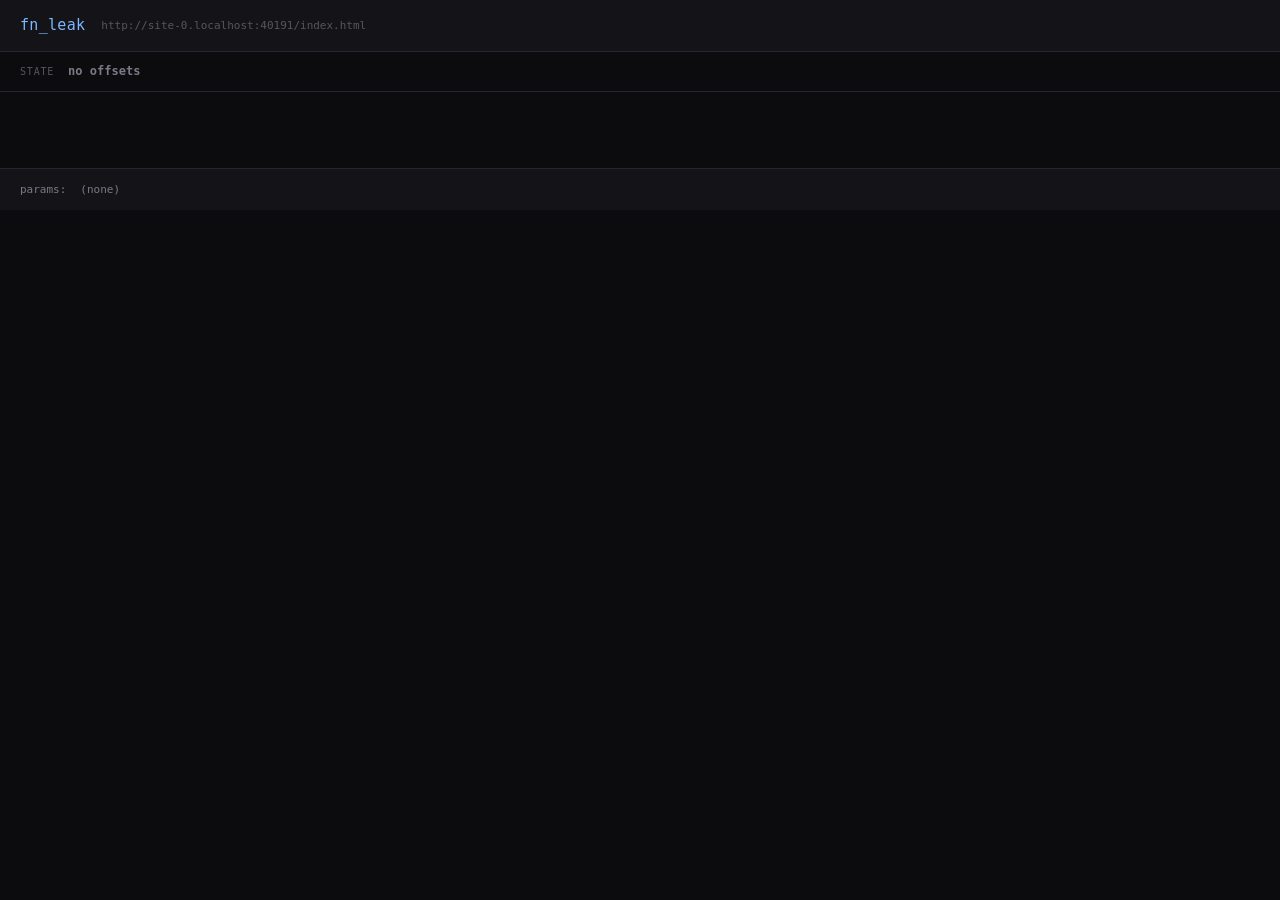
<file: index.html>
<!DOCTYPE html>
<html lang="en">
<head>
<meta charset="utf-8">
<meta name="viewport" content="width=device-width, initial-scale=1">
<title>fn_leak — SSV probe + pru_bind walk</title>
<style>
  :root {
    --bg: #0c0c0e;
    --panel: #141418;
    --panel-2: #1a1a20;
    --border: #26262e;
    --fg: #d8d8de;
    --muted: #7a7a86;
    --dim: #55555e;
    --accent: #7cb7ff;
    --bad: #ff7b72;
    --ok: #7ee787;
    --warn: #d9a23a;
    --mono: ui-monospace, SFMono-Regular, "SF Mono", Menlo, Consolas, monospace;
  }
  * { box-sizing: border-box; }
  html, body {
    margin: 0; padding: 0;
    background: var(--bg); color: var(--fg);
    font: 13px/1.55 var(--mono);
    -webkit-font-smoothing: antialiased;
  }

  header {
    padding: 14px 20px;
    border-bottom: 1px solid var(--border);
    background: var(--panel);
    display: flex;
    align-items: center;
    gap: 16px;
    flex-wrap: wrap;
  }
  header .brand {
    font-size: 15px;
    color: var(--accent);
    letter-spacing: 0.02em;
  }
  header .url {
    font-size: 11px;
    color: var(--dim);
    overflow: hidden;
    text-overflow: ellipsis;
    white-space: nowrap;
    flex: 1;
    min-width: 200px;
  }

  .status-row {
    padding: 10px 20px;
    border-bottom: 1px solid var(--border);
    background: var(--bg);
    display: flex;
    align-items: center;
    gap: 14px;
    font-size: 12px;
  }
  .status-label {
    color: var(--dim);
    text-transform: uppercase;
    letter-spacing: 0.08em;
    font-size: 10px;
  }
  #state {
    font-weight: 600;
    color: var(--muted);
  }
  #state.warn { color: var(--warn); }
  #state.ok   { color: var(--ok); }
  #state.bad  { color: var(--bad); }

  #out {
    padding: 16px 20px 60px;
    white-space: pre;
    overflow-x: auto;
    font-size: 12px;
    line-height: 1.5;
    color: var(--fg);
    tab-size: 4;
  }

  #out .line { display: block; }
  #out .tag-fail { color: var(--bad); }
  #out .tag-warn { color: var(--warn); }
  #out .tag-ok   { color: var(--ok); }
  #out .tag-dim  { color: var(--dim); }

  .controls {
    padding: 12px 20px;
    border-top: 1px solid var(--border);
    background: var(--panel);
    display: flex;
    gap: 14px;
    flex-wrap: wrap;
    font-size: 11px;
    color: var(--muted);
  }
  .controls a {
    color: var(--accent);
    text-decoration: none;
  }
  .controls a:hover { text-decoration: underline; }
</style>
</head>
<body>

<header>
  <span class="brand">fn_leak</span>
  <span class="url" id="url"></span>
</header>

<div class="status-row">
  <span class="status-label">state</span>
  <span id="state">booting</span>
</div>

<div id="out"></div>

<div class="controls">
  <span>params:</span>
  <span id="params"></span>
</div>

<script>
// Paint the URL and query params before the module runs, so even a
// hard failure leaves evidence of what was requested.
(function () {
  var u = document.getElementById("url");
  var p = document.getElementById("params");
  if (u) u.textContent = location.href;
  if (p) {
    var q = location.search.replace(/^\?/, "");
    p.textContent = q ? q : "(none)";
  }
})();

// Colourise the log lines as they're written. core.emit writes plain
// text into #out; this observer re-colours on each mutation without
// touching the underlying content.
(function () {
  var out = document.getElementById("out");
  if (!out) return;

  function colourise() {
    var text = out.textContent;
    var html = text
      .split("\n")
      .map(function (line) {
        var cls = "line";
        if (/FAIL|THREW|BAD|GIVE-UP|MISMATCH|WEAK|NOOP/i.test(line)) {
          cls += " tag-fail";
        } else if (/WARN|MISS|RETRY|DID-NOT/i.test(line)) {
          cls += " tag-warn";
        } else if (/OK|PASS|DONE|STORE|FIRED|READY/i.test(line)) {
          cls += " tag-ok";
        } else if (/^.{0,3}[A-Z_]+-{1,2}/.test(line) === false && line.length > 0) {
          cls += " tag-dim";
        }
        var esc = line
          .replace(/&/g, "&amp;")
          .replace(/</g, "&lt;")
          .replace(/>/g, "&gt;");
        return '<span class="' + cls + '">' + esc + "</span>";
      })
      .join("");
    out.innerHTML = html;
  }

  var mo = new MutationObserver(function () {
    // Only re-colour if the raw text has changed. innerHTML writes
    // trigger another mutation, so guard against infinite loops.
    if (out.getAttribute("data-raw") !== out.textContent) {
      out.setAttribute("data-raw", out.textContent);
      colourise();
    }
  });
  mo.observe(out, { childList: true, characterData: true, subtree: true });
})();
</script>

<script type="module" src="./fn_leak.js"></script>

</body>
</html>
</file>
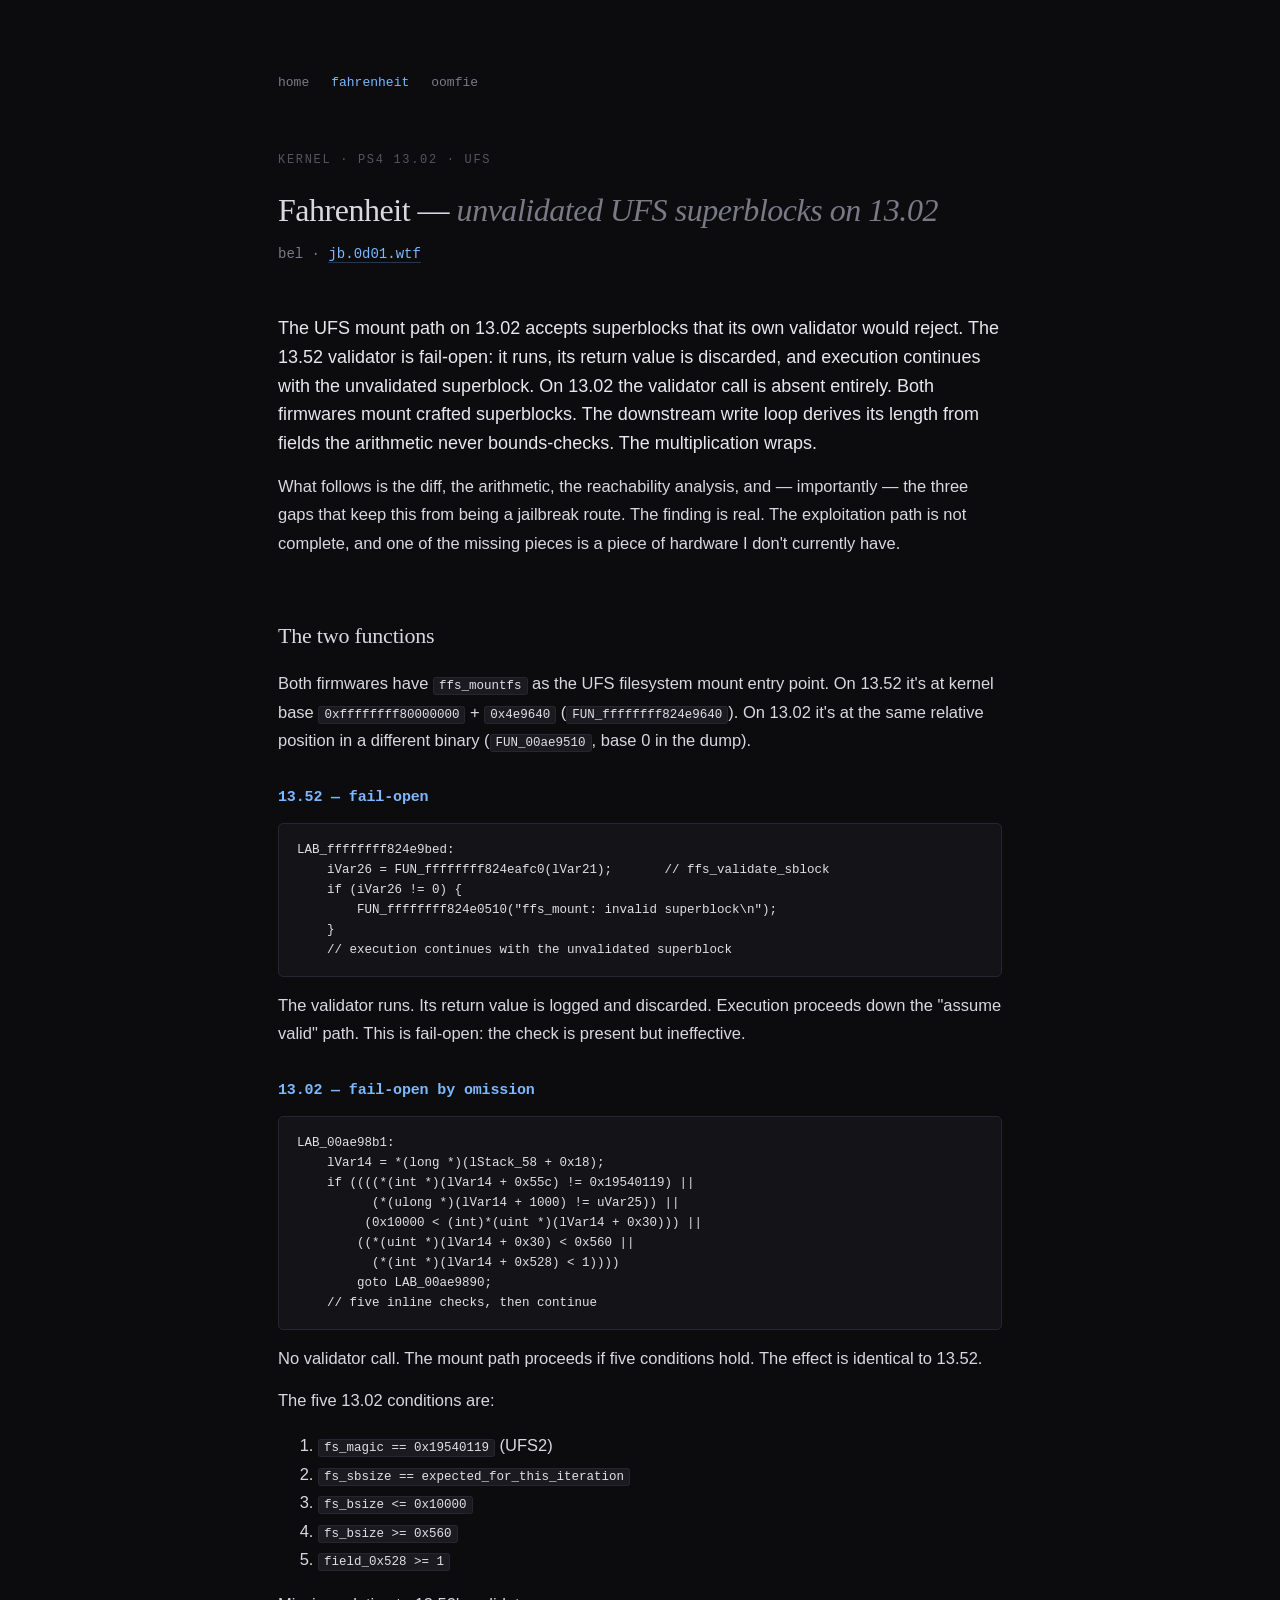
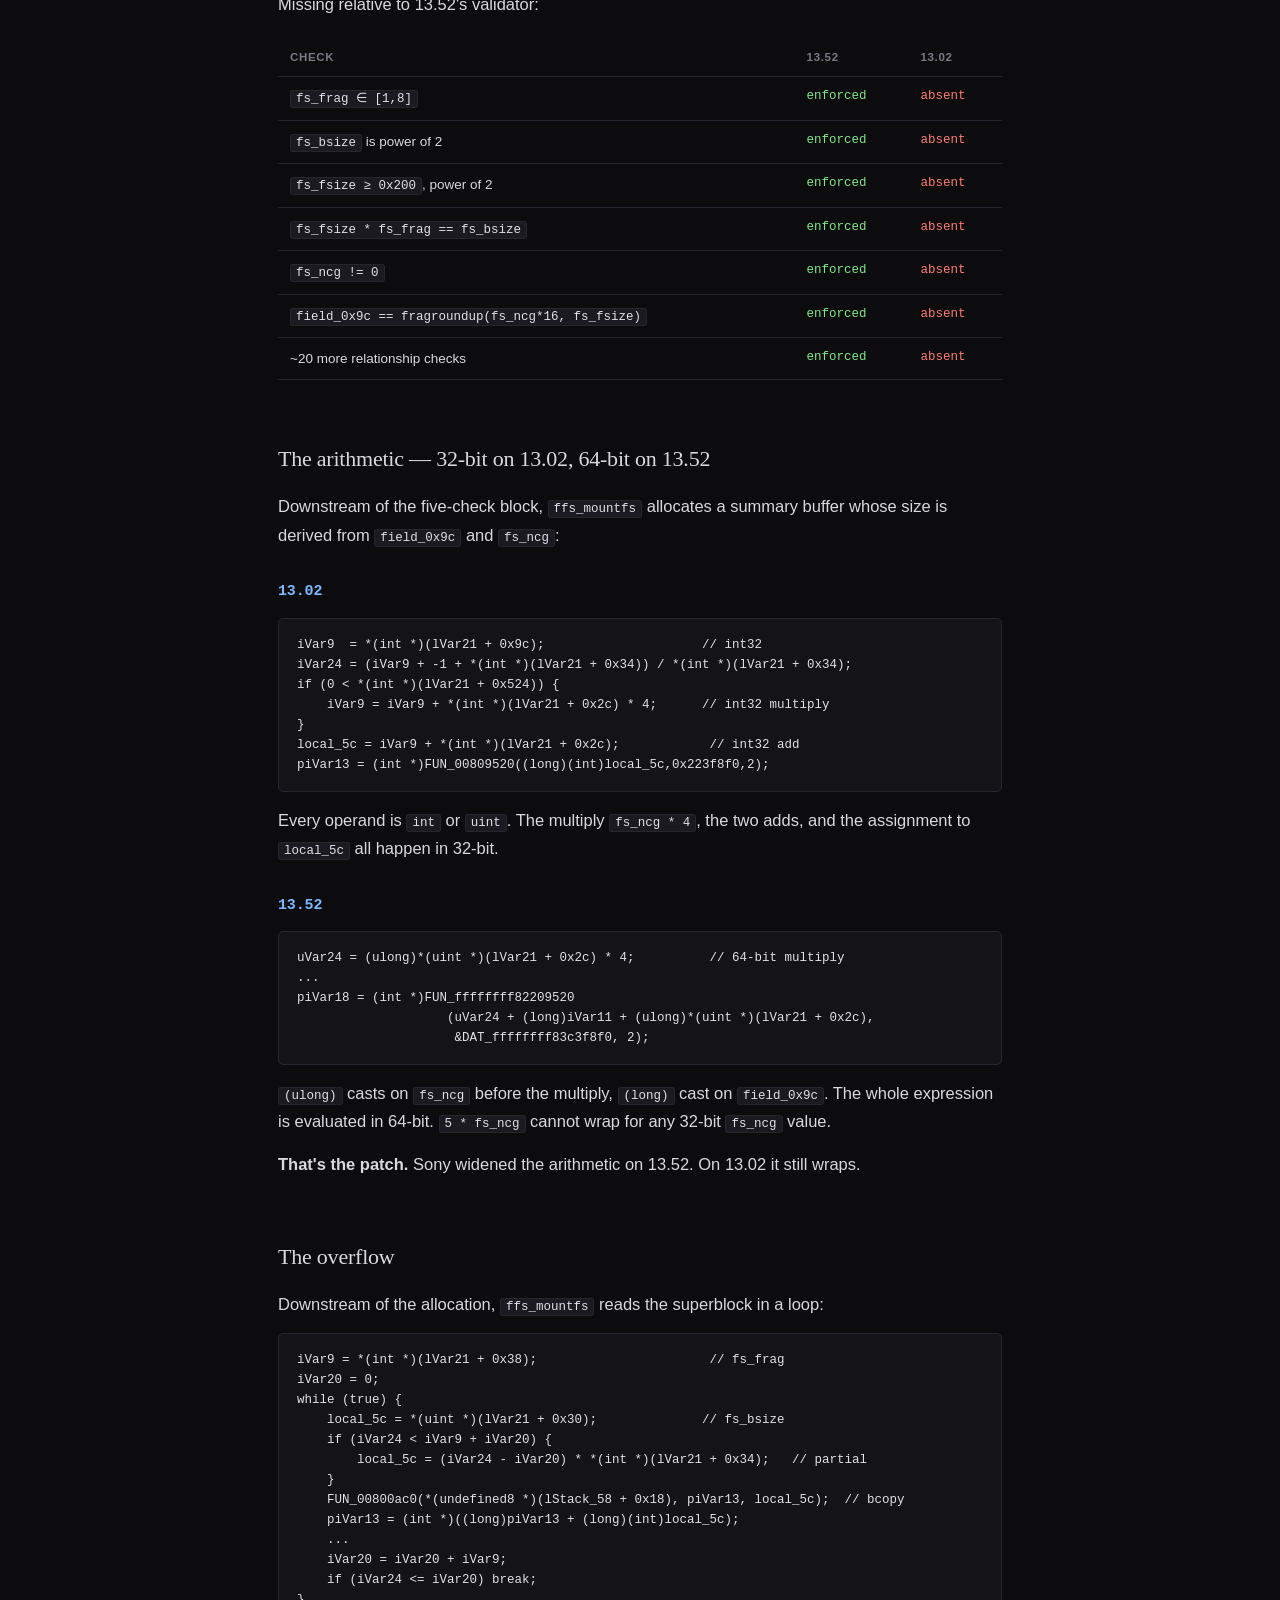
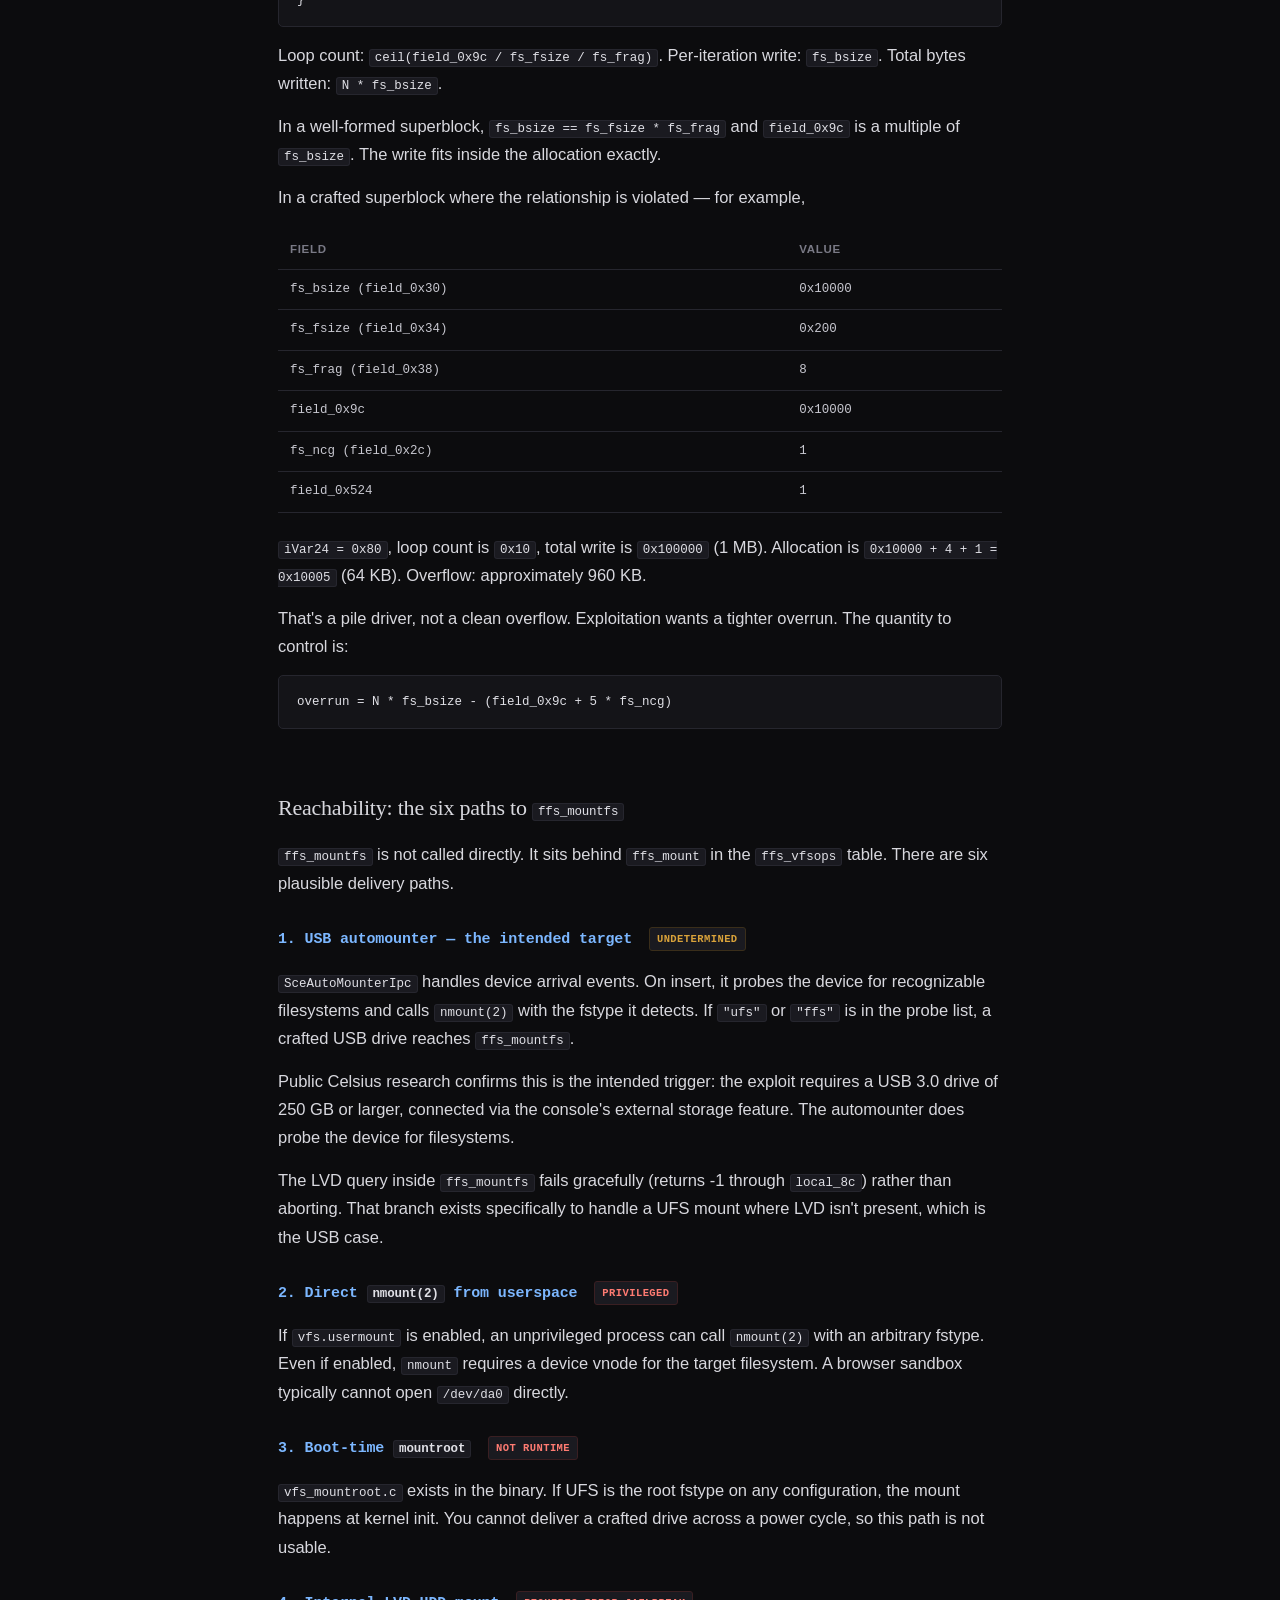
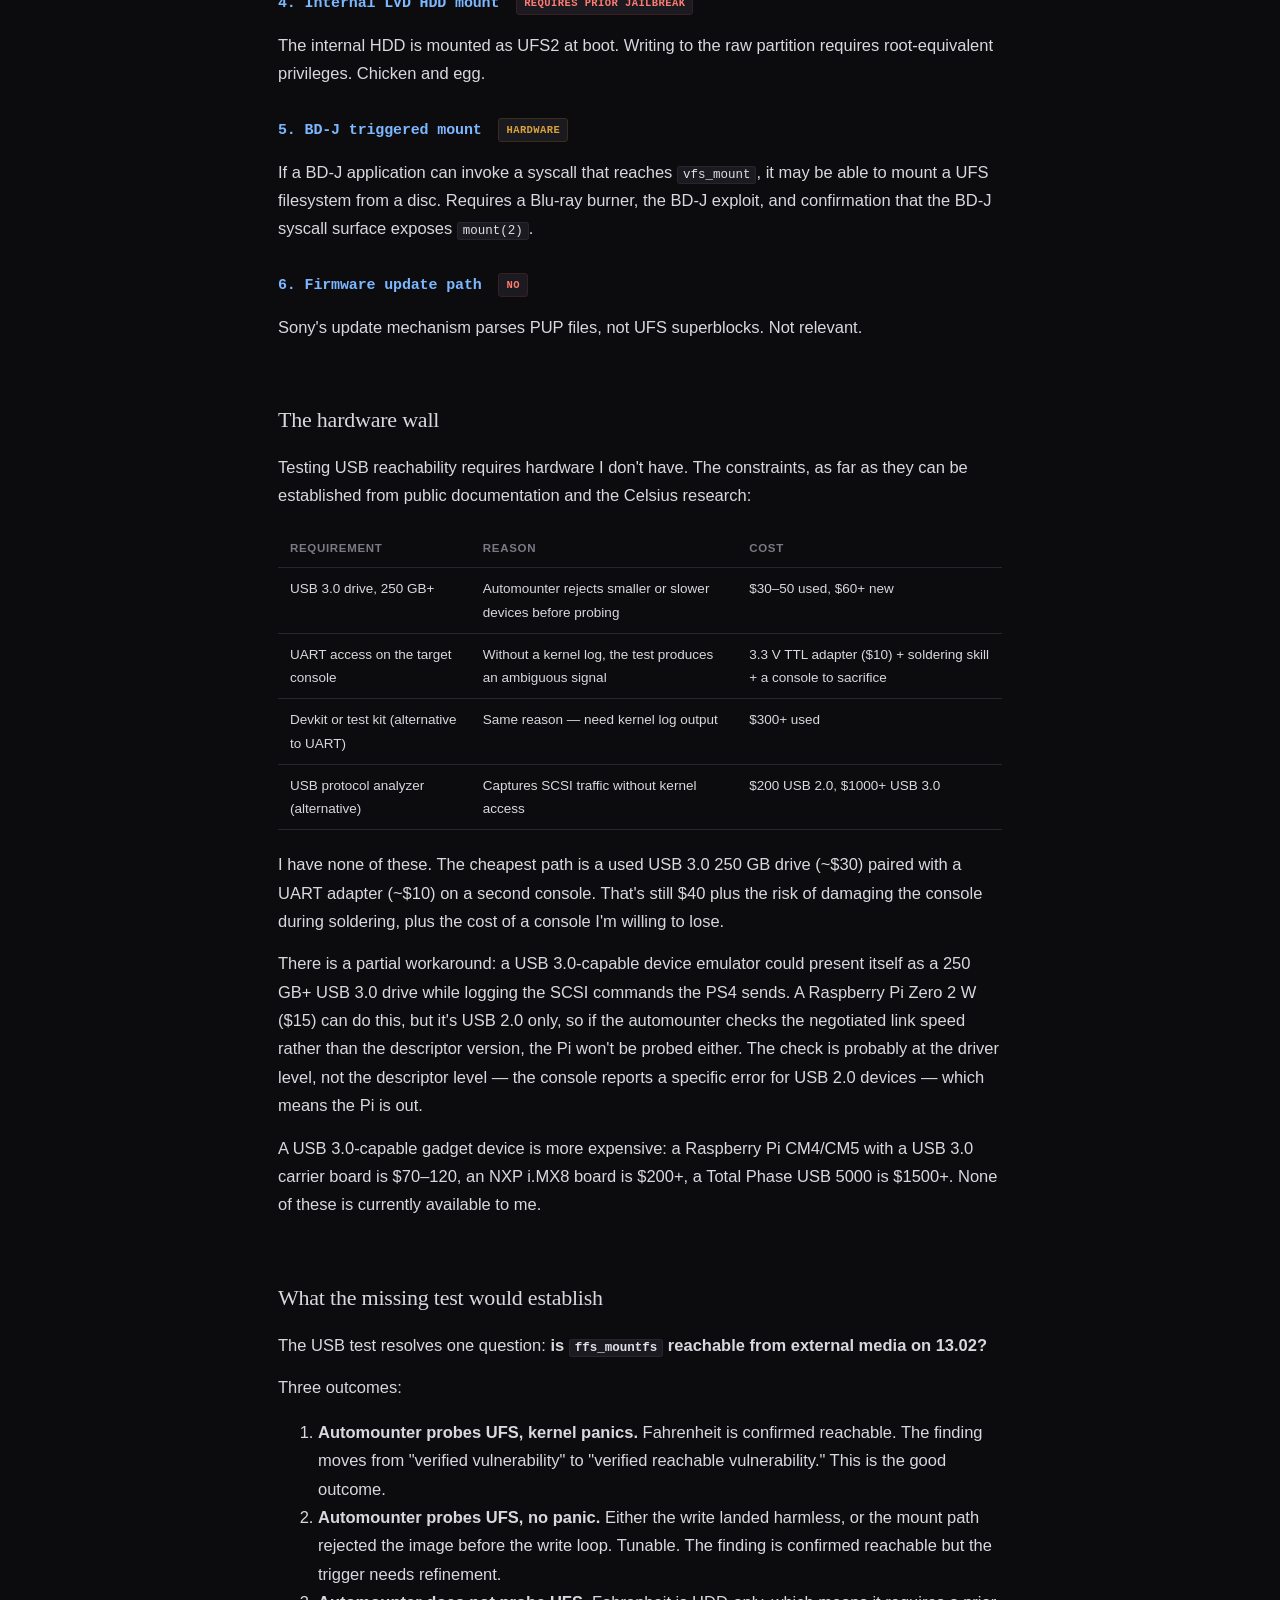
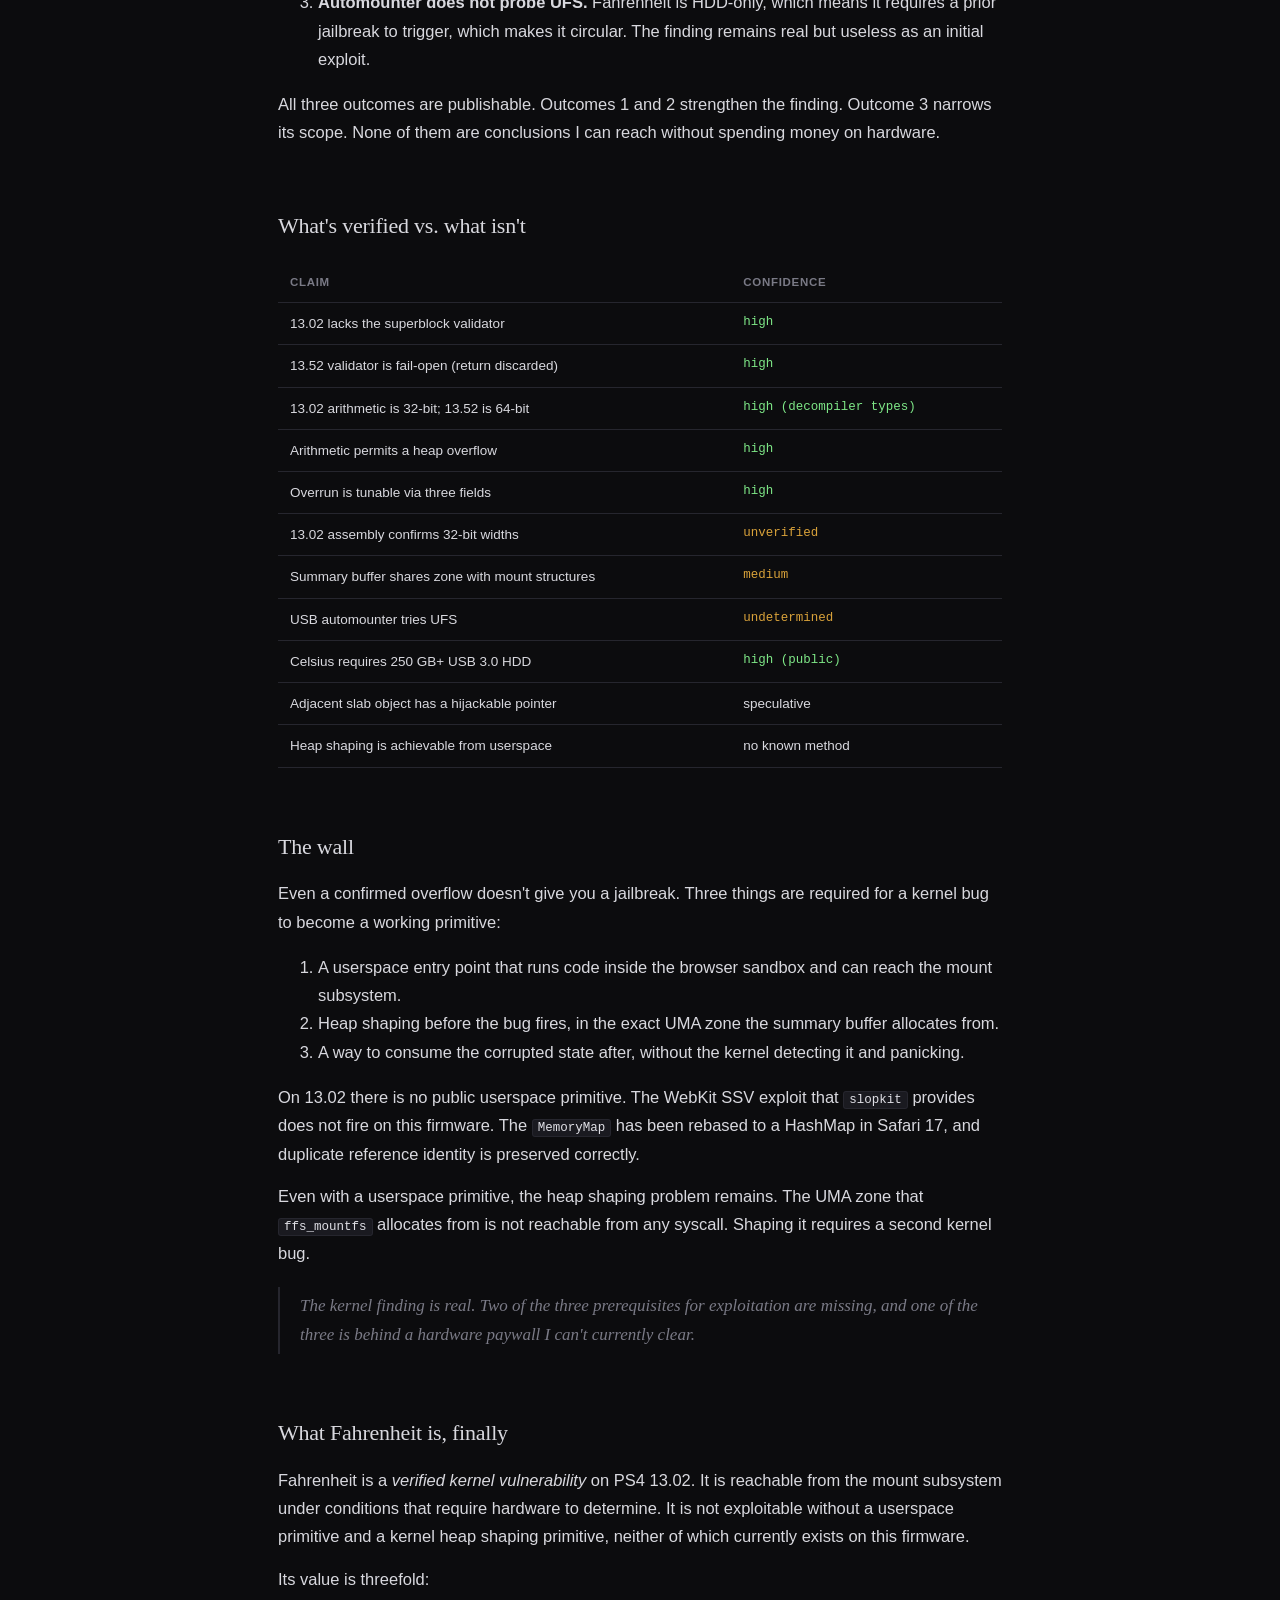
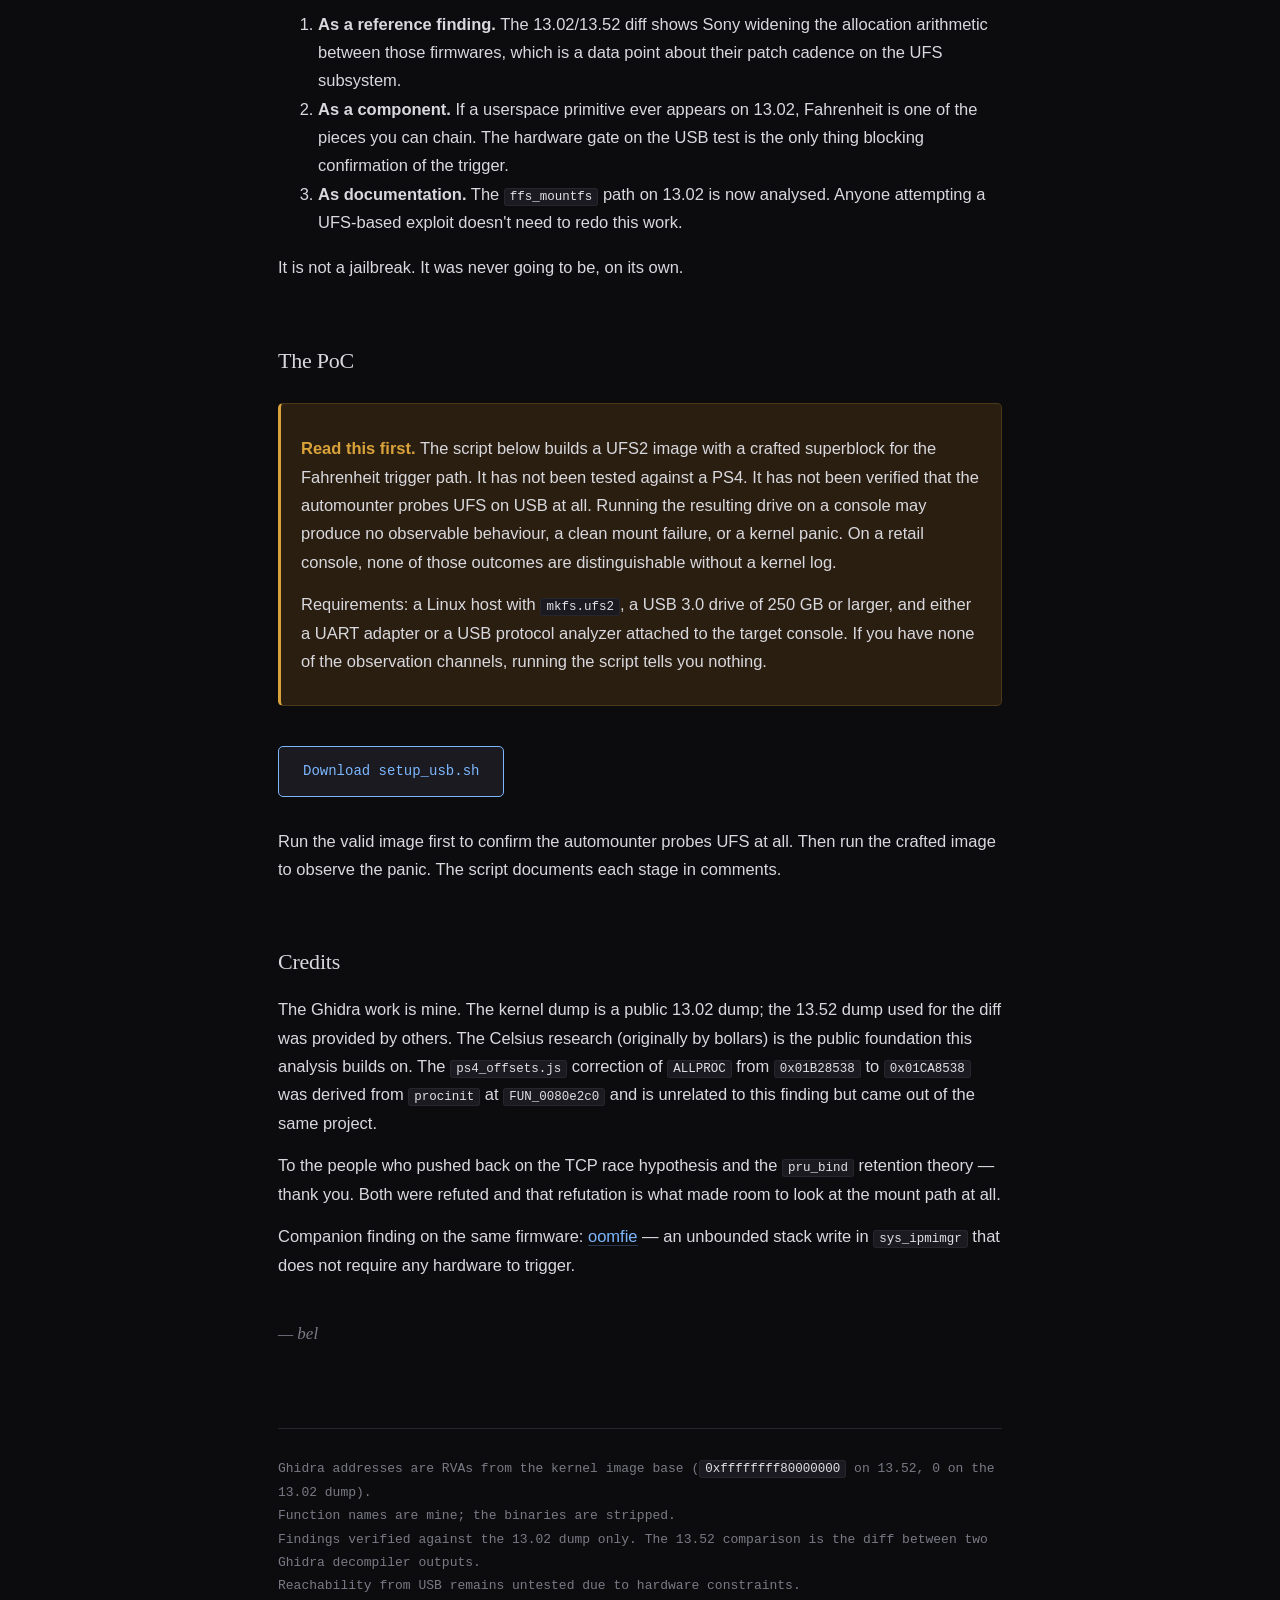
<file: fahrenheit.html>
<!DOCTYPE html>
<html lang="en">
<head>
<meta charset="utf-8">
<meta name="viewport" content="width=device-width, initial-scale=1">
<title>Fahrenheit — unvalidated UFS superblocks on PS4 13.02</title>
<link rel="stylesheet" href="assets/style.css">
</head>
<body>
<main>

<nav class="site-nav">
  <a href="./">home</a>
  <a href="./fahrenheit.html" class="active">fahrenheit</a>
  <a href="./oomfie.html">oomfie</a>
</nav>

<div class="kicker">Kernel · PS4 13.02 · UFS</div>
<h1>Fahrenheit — <em>unvalidated UFS superblocks on 13.02</em></h1>
<p class="byline">bel · <a href="https://jb.0d01.wtf">jb.0d01.wtf</a></p>

<p class="lead">
  The UFS mount path on 13.02 accepts superblocks that its own validator
  would reject. The 13.52 validator is fail-open: it runs, its return
  value is discarded, and execution continues with the unvalidated
  superblock. On 13.02 the validator call is absent entirely. Both
  firmwares mount crafted superblocks. The downstream write loop derives
  its length from fields the arithmetic never bounds-checks. The
  multiplication wraps.
</p>

<p>
  What follows is the diff, the arithmetic, the reachability analysis,
  and — importantly — the three gaps that keep this from being a
  jailbreak route. The finding is real. The exploitation path is not
  complete, and one of the missing pieces is a piece of hardware I don't
  currently have.
</p>

<h2>The two functions</h2>

<p>
  Both firmwares have <code>ffs_mountfs</code> as the UFS filesystem
  mount entry point. On 13.52 it's at kernel base
  <code>0xffffffff80000000</code> + <code>0x4e9640</code>
  (<code>FUN_ffffffff824e9640</code>). On 13.02 it's at the same relative
  position in a different binary (<code>FUN_00ae9510</code>, base 0 in
  the dump).
</p>

<h3>13.52 — fail-open</h3>

<pre><code>LAB_ffffffff824e9bed:
    iVar26 = FUN_ffffffff824eafc0(lVar21);       // ffs_validate_sblock
    if (iVar26 != 0) {
        FUN_ffffffff824e0510("ffs_mount: invalid superblock\n");
    }
    // execution continues with the unvalidated superblock</code></pre>

<p>
  The validator runs. Its return value is logged and discarded. Execution
  proceeds down the "assume valid" path. This is fail-open: the check is
  present but ineffective.
</p>

<h3>13.02 — fail-open by omission</h3>

<pre><code>LAB_00ae98b1:
    lVar14 = *(long *)(lStack_58 + 0x18);
    if ((((*(int *)(lVar14 + 0x55c) != 0x19540119) ||
          (*(ulong *)(lVar14 + 1000) != uVar25)) ||
         (0x10000 &lt; (int)*(uint *)(lVar14 + 0x30))) ||
        ((*(uint *)(lVar14 + 0x30) &lt; 0x560 ||
          (*(int *)(lVar14 + 0x528) &lt; 1))))
        goto LAB_00ae9890;
    // five inline checks, then continue</code></pre>

<p>
  No validator call. The mount path proceeds if five conditions hold. The
  effect is identical to 13.52.
</p>

<p>The five 13.02 conditions are:</p>

<ol>
  <li><code>fs_magic == 0x19540119</code> (UFS2)</li>
  <li><code>fs_sbsize == expected_for_this_iteration</code></li>
  <li><code>fs_bsize &lt;= 0x10000</code></li>
  <li><code>fs_bsize &gt;= 0x560</code></li>
  <li><code>field_0x528 &gt;= 1</code></li>
</ol>

<p>Missing relative to 13.52's validator:</p>

<table>
  <thead>
    <tr><th>Check</th><th>13.52</th><th>13.02</th></tr>
  </thead>
  <tbody>
    <tr><td><code>fs_frag ∈ [1,8]</code></td><td class="live">enforced</td><td class="dead">absent</td></tr>
    <tr><td><code>fs_bsize</code> is power of 2</td><td class="live">enforced</td><td class="dead">absent</td></tr>
    <tr><td><code>fs_fsize ≥ 0x200</code>, power of 2</td><td class="live">enforced</td><td class="dead">absent</td></tr>
    <tr><td><code>fs_fsize * fs_frag == fs_bsize</code></td><td class="live">enforced</td><td class="dead">absent</td></tr>
    <tr><td><code>fs_ncg != 0</code></td><td class="live">enforced</td><td class="dead">absent</td></tr>
    <tr><td><code>field_0x9c == fragroundup(fs_ncg*16, fs_fsize)</code></td><td class="live">enforced</td><td class="dead">absent</td></tr>
    <tr><td>~20 more relationship checks</td><td class="live">enforced</td><td class="dead">absent</td></tr>
  </tbody>
</table>

<h2>The arithmetic — 32-bit on 13.02, 64-bit on 13.52</h2>

<p>
  Downstream of the five-check block, <code>ffs_mountfs</code> allocates
  a summary buffer whose size is derived from <code>field_0x9c</code> and
  <code>fs_ncg</code>:
</p>

<h3>13.02</h3>

<pre><code>iVar9  = *(int *)(lVar21 + 0x9c);                     // int32
iVar24 = (iVar9 + -1 + *(int *)(lVar21 + 0x34)) / *(int *)(lVar21 + 0x34);
if (0 &lt; *(int *)(lVar21 + 0x524)) {
    iVar9 = iVar9 + *(int *)(lVar21 + 0x2c) * 4;      // int32 multiply
}
local_5c = iVar9 + *(int *)(lVar21 + 0x2c);            // int32 add
piVar13 = (int *)FUN_00809520((long)(int)local_5c,0x223f8f0,2);</code></pre>

<p>
  Every operand is <code>int</code> or <code>uint</code>. The multiply
  <code>fs_ncg * 4</code>, the two adds, and the assignment to
  <code>local_5c</code> all happen in 32-bit.
</p>

<h3>13.52</h3>

<pre><code>uVar24 = (ulong)*(uint *)(lVar21 + 0x2c) * 4;          // 64-bit multiply
...
piVar18 = (int *)FUN_ffffffff82209520
                    (uVar24 + (long)iVar11 + (ulong)*(uint *)(lVar21 + 0x2c),
                     &DAT_ffffffff83c3f8f0, 2);</code></pre>

<p>
  <code>(ulong)</code> casts on <code>fs_ncg</code> before the multiply,
  <code>(long)</code> cast on <code>field_0x9c</code>. The whole
  expression is evaluated in 64-bit. <code>5 * fs_ncg</code> cannot wrap
  for any 32-bit <code>fs_ncg</code> value.
</p>

<p>
  <strong>That's the patch.</strong> Sony widened the arithmetic on 13.52.
  On 13.02 it still wraps.
</p>

<h2>The overflow</h2>

<p>
  Downstream of the allocation, <code>ffs_mountfs</code> reads the
  superblock in a loop:
</p>

<pre><code>iVar9 = *(int *)(lVar21 + 0x38);                       // fs_frag
iVar20 = 0;
while (true) {
    local_5c = *(uint *)(lVar21 + 0x30);              // fs_bsize
    if (iVar24 &lt; iVar9 + iVar20) {
        local_5c = (iVar24 - iVar20) * *(int *)(lVar21 + 0x34);   // partial
    }
    FUN_00800ac0(*(undefined8 *)(lStack_58 + 0x18), piVar13, local_5c);  // bcopy
    piVar13 = (int *)((long)piVar13 + (long)(int)local_5c);
    ...
    iVar20 = iVar20 + iVar9;
    if (iVar24 &lt;= iVar20) break;
}</code></pre>

<p>
  Loop count: <code>ceil(field_0x9c / fs_fsize / fs_frag)</code>.
  Per-iteration write: <code>fs_bsize</code>. Total bytes written:
  <code>N * fs_bsize</code>.
</p>

<p>
  In a well-formed superblock, <code>fs_bsize == fs_fsize * fs_frag</code>
  and <code>field_0x9c</code> is a multiple of <code>fs_bsize</code>. The
  write fits inside the allocation exactly.
</p>

<p>In a crafted superblock where the relationship is violated — for example,</p>

<table>
  <thead>
    <tr><th>field</th><th>value</th></tr>
  </thead>
  <tbody>
    <tr><td class="mono">fs_bsize (field_0x30)</td><td class="mono">0x10000</td></tr>
    <tr><td class="mono">fs_fsize (field_0x34)</td><td class="mono">0x200</td></tr>
    <tr><td class="mono">fs_frag  (field_0x38)</td><td class="mono">8</td></tr>
    <tr><td class="mono">field_0x9c</td><td class="mono">0x10000</td></tr>
    <tr><td class="mono">fs_ncg (field_0x2c)</td><td class="mono">1</td></tr>
    <tr><td class="mono">field_0x524</td><td class="mono">1</td></tr>
  </tbody>
</table>

<p>
  <code>iVar24 = 0x80</code>, loop count is <code>0x10</code>, total write
  is <code>0x100000</code> (1 MB). Allocation is
  <code>0x10000 + 4 + 1 = 0x10005</code> (64 KB). Overflow: approximately
  960 KB.
</p>

<p>
  That's a pile driver, not a clean overflow. Exploitation wants a tighter
  overrun. The quantity to control is:
</p>

<pre><code>overrun = N * fs_bsize - (field_0x9c + 5 * fs_ncg)</code></pre>

<h2>Reachability: the six paths to <code>ffs_mountfs</code></h2>

<p>
  <code>ffs_mountfs</code> is not called directly. It sits behind
  <code>ffs_mount</code> in the <code>ffs_vfsops</code> table. There are
  six plausible delivery paths.
</p>

<h3>1. USB automounter — the intended target <span class="tag warn">undetermined</span></h3>

<p>
  <code>SceAutoMounterIpc</code> handles device arrival events. On insert,
  it probes the device for recognizable filesystems and calls
  <code>nmount(2)</code> with the fstype it detects. If <code>"ufs"</code>
  or <code>"ffs"</code> is in the probe list, a crafted USB drive reaches
  <code>ffs_mountfs</code>.
</p>

<p>
  Public Celsius research confirms this is the intended trigger: the
  exploit requires a USB 3.0 drive of 250 GB or larger, connected via the
  console's external storage feature. The automounter does probe the
  device for filesystems.
</p>

<p>
  The LVD query inside <code>ffs_mountfs</code> fails gracefully (returns
  -1 through <code>local_8c</code>) rather than aborting. That branch
  exists specifically to handle a UFS mount where LVD isn't present,
  which is the USB case.
</p>

<h3>2. Direct <code>nmount(2)</code> from userspace <span class="tag bad">privileged</span></h3>

<p>
  If <code>vfs.usermount</code> is enabled, an unprivileged process can
  call <code>nmount(2)</code> with an arbitrary fstype. Even if enabled,
  <code>nmount</code> requires a device vnode for the target filesystem.
  A browser sandbox typically cannot open <code>/dev/da0</code> directly.
</p>

<h3>3. Boot-time <code>mountroot</code> <span class="tag bad">not runtime</span></h3>

<p>
  <code>vfs_mountroot.c</code> exists in the binary. If UFS is the root
  fstype on any configuration, the mount happens at kernel init. You
  cannot deliver a crafted drive across a power cycle, so this path is
  not usable.
</p>

<h3>4. Internal LVD HDD mount <span class="tag bad">requires prior jailbreak</span></h3>

<p>
  The internal HDD is mounted as UFS2 at boot. Writing to the raw
  partition requires root-equivalent privileges. Chicken and egg.
</p>

<h3>5. BD-J triggered mount <span class="tag warn">hardware</span></h3>

<p>
  If a BD-J application can invoke a syscall that reaches
  <code>vfs_mount</code>, it may be able to mount a UFS filesystem from a
  disc. Requires a Blu-ray burner, the BD-J exploit, and confirmation
  that the BD-J syscall surface exposes <code>mount(2)</code>.
</p>

<h3>6. Firmware update path <span class="tag bad">no</span></h3>

<p>
  Sony's update mechanism parses PUP files, not UFS superblocks. Not
  relevant.
</p>

<h2>The hardware wall</h2>

<p>
  Testing USB reachability requires hardware I don't have. The
  constraints, as far as they can be established from public documentation
  and the Celsius research:
</p>

<table>
  <thead>
    <tr><th>Requirement</th><th>Reason</th><th>Cost</th></tr>
  </thead>
  <tbody>
    <tr>
      <td>USB 3.0 drive, 250 GB+</td>
      <td>Automounter rejects smaller or slower devices before probing</td>
      <td>$30–50 used, $60+ new</td>
    </tr>
    <tr>
      <td>UART access on the target console</td>
      <td>Without a kernel log, the test produces an ambiguous signal</td>
      <td>3.3 V TTL adapter ($10) + soldering skill + a console to sacrifice</td>
    </tr>
    <tr>
      <td>Devkit or test kit (alternative to UART)</td>
      <td>Same reason — need kernel log output</td>
      <td>$300+ used</td>
    </tr>
    <tr>
      <td>USB protocol analyzer (alternative)</td>
      <td>Captures SCSI traffic without kernel access</td>
      <td>$200 USB 2.0, $1000+ USB 3.0</td>
    </tr>
  </tbody>
</table>

<p>
  I have none of these. The cheapest path is a used USB 3.0 250 GB drive
  (~$30) paired with a UART adapter (~$10) on a second console. That's
  still $40 plus the risk of damaging the console during soldering, plus
  the cost of a console I'm willing to lose.
</p>

<p>
  There is a partial workaround: a USB 3.0-capable device emulator could
  present itself as a 250 GB+ USB 3.0 drive while logging the SCSI
  commands the PS4 sends. A Raspberry Pi Zero 2 W ($15) can do this, but
  it's USB 2.0 only, so if the automounter checks the negotiated link
  speed rather than the descriptor version, the Pi won't be probed
  either. The check is probably at the driver level, not the descriptor
  level — the console reports a specific error for USB 2.0 devices —
  which means the Pi is out.
</p>

<p>
  A USB 3.0-capable gadget device is more expensive: a Raspberry Pi
  CM4/CM5 with a USB 3.0 carrier board is $70–120, an NXP i.MX8 board is
  $200+, a Total Phase USB 5000 is $1500+. None of these is currently
  available to me.
</p>

<h2>What the missing test would establish</h2>

<p>
  The USB test resolves one question: <strong>is
  <code>ffs_mountfs</code> reachable from external media on
  13.02?</strong>
</p>

<p>Three outcomes:</p>

<ol>
  <li>
    <strong>Automounter probes UFS, kernel panics.</strong> Fahrenheit is
    confirmed reachable. The finding moves from "verified vulnerability"
    to "verified reachable vulnerability." This is the good outcome.
  </li>
  <li>
    <strong>Automounter probes UFS, no panic.</strong> Either the write
    landed harmless, or the mount path rejected the image before the
    write loop. Tunable. The finding is confirmed reachable but the
    trigger needs refinement.
  </li>
  <li>
    <strong>Automounter does not probe UFS.</strong> Fahrenheit is
    HDD-only, which means it requires a prior jailbreak to trigger, which
    makes it circular. The finding remains real but useless as an initial
    exploit.
  </li>
</ol>

<p>
  All three outcomes are publishable. Outcomes 1 and 2 strengthen the
  finding. Outcome 3 narrows its scope. None of them are conclusions I
  can reach without spending money on hardware.
</p>

<h2>What's verified vs. what isn't</h2>

<table>
  <thead>
    <tr><th>Claim</th><th>Confidence</th></tr>
  </thead>
  <tbody>
    <tr><td>13.02 lacks the superblock validator</td><td class="live">high</td></tr>
    <tr><td>13.52 validator is fail-open (return discarded)</td><td class="live">high</td></tr>
    <tr><td>13.02 arithmetic is 32-bit; 13.52 is 64-bit</td><td class="live">high (decompiler types)</td></tr>
    <tr><td>Arithmetic permits a heap overflow</td><td class="live">high</td></tr>
    <tr><td>Overrun is tunable via three fields</td><td class="live">high</td></tr>
    <tr><td>13.02 assembly confirms 32-bit widths</td><td class="warn">unverified</td></tr>
    <tr><td>Summary buffer shares zone with mount structures</td><td class="warn">medium</td></tr>
    <tr><td>USB automounter tries UFS</td><td class="warn">undetermined</td></tr>
    <tr><td>Celsius requires 250 GB+ USB 3.0 HDD</td><td class="live">high (public)</td></tr>
    <tr><td>Adjacent slab object has a hijackable pointer</td><td class="bad">speculative</td></tr>
    <tr><td>Heap shaping is achievable from userspace</td><td class="bad">no known method</td></tr>
  </tbody>
</table>

<h2>The wall</h2>

<p>
  Even a confirmed overflow doesn't give you a jailbreak. Three things
  are required for a kernel bug to become a working primitive:
</p>

<ol>
  <li>
    A userspace entry point that runs code inside the browser sandbox and
    can reach the mount subsystem.
  </li>
  <li>
    Heap shaping before the bug fires, in the exact UMA zone the summary
    buffer allocates from.
  </li>
  <li>
    A way to consume the corrupted state after, without the kernel
    detecting it and panicking.
  </li>
</ol>

<p>
  On 13.02 there is no public userspace primitive. The WebKit SSV exploit
  that <code>slopkit</code> provides does not fire on this firmware. The
  <code>MemoryMap</code> has been rebased to a HashMap in Safari 17, and
  duplicate reference identity is preserved correctly.
</p>

<p>
  Even with a userspace primitive, the heap shaping problem remains. The
  UMA zone that <code>ffs_mountfs</code> allocates from is not reachable
  from any syscall. Shaping it requires a second kernel bug.
</p>

<blockquote>
  The kernel finding is real. Two of the three prerequisites for
  exploitation are missing, and one of the three is behind a hardware
  paywall I can't currently clear.
</blockquote>

<h2>What Fahrenheit is, finally</h2>

<p>
  Fahrenheit is a <em>verified kernel vulnerability</em> on PS4 13.02. It
  is reachable from the mount subsystem under conditions that require
  hardware to determine. It is not exploitable without a userspace
  primitive and a kernel heap shaping primitive, neither of which
  currently exists on this firmware.
</p>

<p>Its value is threefold:</p>

<ol>
  <li>
    <strong>As a reference finding.</strong> The 13.02/13.52 diff shows
    Sony widening the allocation arithmetic between those firmwares,
    which is a data point about their patch cadence on the UFS subsystem.
  </li>
  <li>
    <strong>As a component.</strong> If a userspace primitive ever
    appears on 13.02, Fahrenheit is one of the pieces you can chain. The
    hardware gate on the USB test is the only thing blocking confirmation
    of the trigger.
  </li>
  <li>
    <strong>As documentation.</strong> The <code>ffs_mountfs</code> path
    on 13.02 is now analysed. Anyone attempting a UFS-based exploit
    doesn't need to redo this work.
  </li>
</ol>

<p>It is not a jailbreak. It was never going to be, on its own.</p>

<h2>The PoC</h2>

<div class="disclaimer">
  <p>
    <strong>Read this first.</strong> The script below builds a UFS2
    image with a crafted superblock for the Fahrenheit trigger path. It
    has not been tested against a PS4. It has not been verified that the
    automounter probes UFS on USB at all. Running the resulting drive on
    a console may produce no observable behaviour, a clean mount failure,
    or a kernel panic. On a retail console, none of those outcomes are
    distinguishable without a kernel log.
  </p>
  <p>
    Requirements: a Linux host with <code>mkfs.ufs2</code>, a USB 3.0
    drive of 250 GB or larger, and either a UART adapter or a USB
    protocol analyzer attached to the target console. If you have none of
    the observation channels, running the script tells you nothing.
  </p>
</div>

<p>
  <a class="download" href="poc/setup_usb.sh" download>Download setup_usb.sh</a>
</p>

<p>
  Run the valid image first to confirm the automounter probes UFS at all.
  Then run the crafted image to observe the panic. The script documents
  each stage in comments.
</p>

<h2>Credits</h2>

<p>
  The Ghidra work is mine. The kernel dump is a public 13.02 dump; the
  13.52 dump used for the diff was provided by others. The Celsius
  research (originally by bollars) is the public foundation this analysis
  builds on. The <code>ps4_offsets.js</code> correction of
  <code>ALLPROC</code> from <code>0x01B28538</code> to
  <code>0x01CA8538</code> was derived from <code>procinit</code> at
  <code>FUN_0080e2c0</code> and is unrelated to this finding but came out
  of the same project.
</p>

<p>
  To the people who pushed back on the TCP race hypothesis and the
  <code>pru_bind</code> retention theory — thank you. Both were refuted
  and that refutation is what made room to look at the mount path at all.
</p>

<p>
  Companion finding on the same firmware:
  <a href="./oomfie.html">oomfie</a> — an unbounded stack write in
  <code>sys_ipmimgr</code> that does not require any hardware to trigger.
</p>

<div class="sig">— bel</div>

<div class="foot">
  Ghidra addresses are RVAs from the kernel image base
  (<code>0xffffffff80000000</code> on 13.52, 0 on the 13.02 dump).<br>
  Function names are mine; the binaries are stripped.<br>
  Findings verified against the 13.02 dump only. The 13.52 comparison is
  the diff between two Ghidra decompiler outputs.<br>
  Reachability from USB remains untested due to hardware constraints.
</div>

</main>
</body>
</html>
</file>
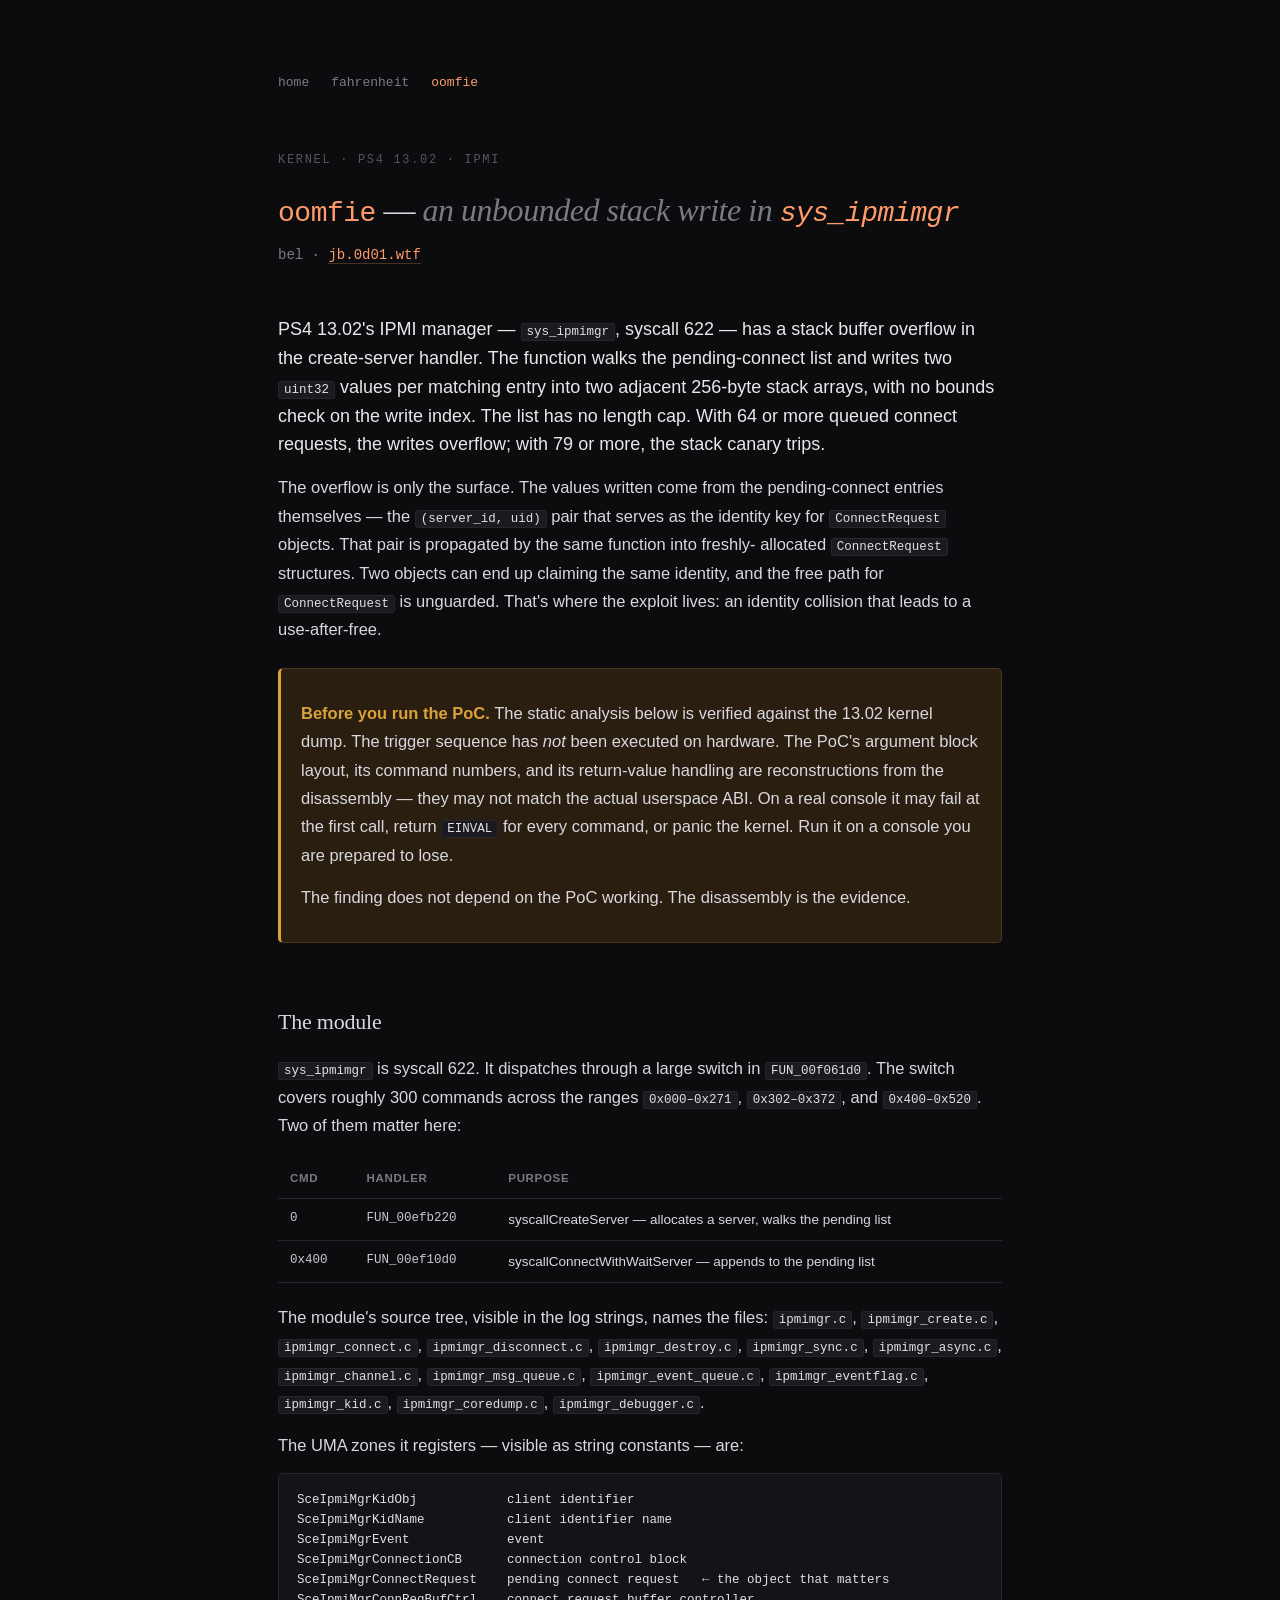
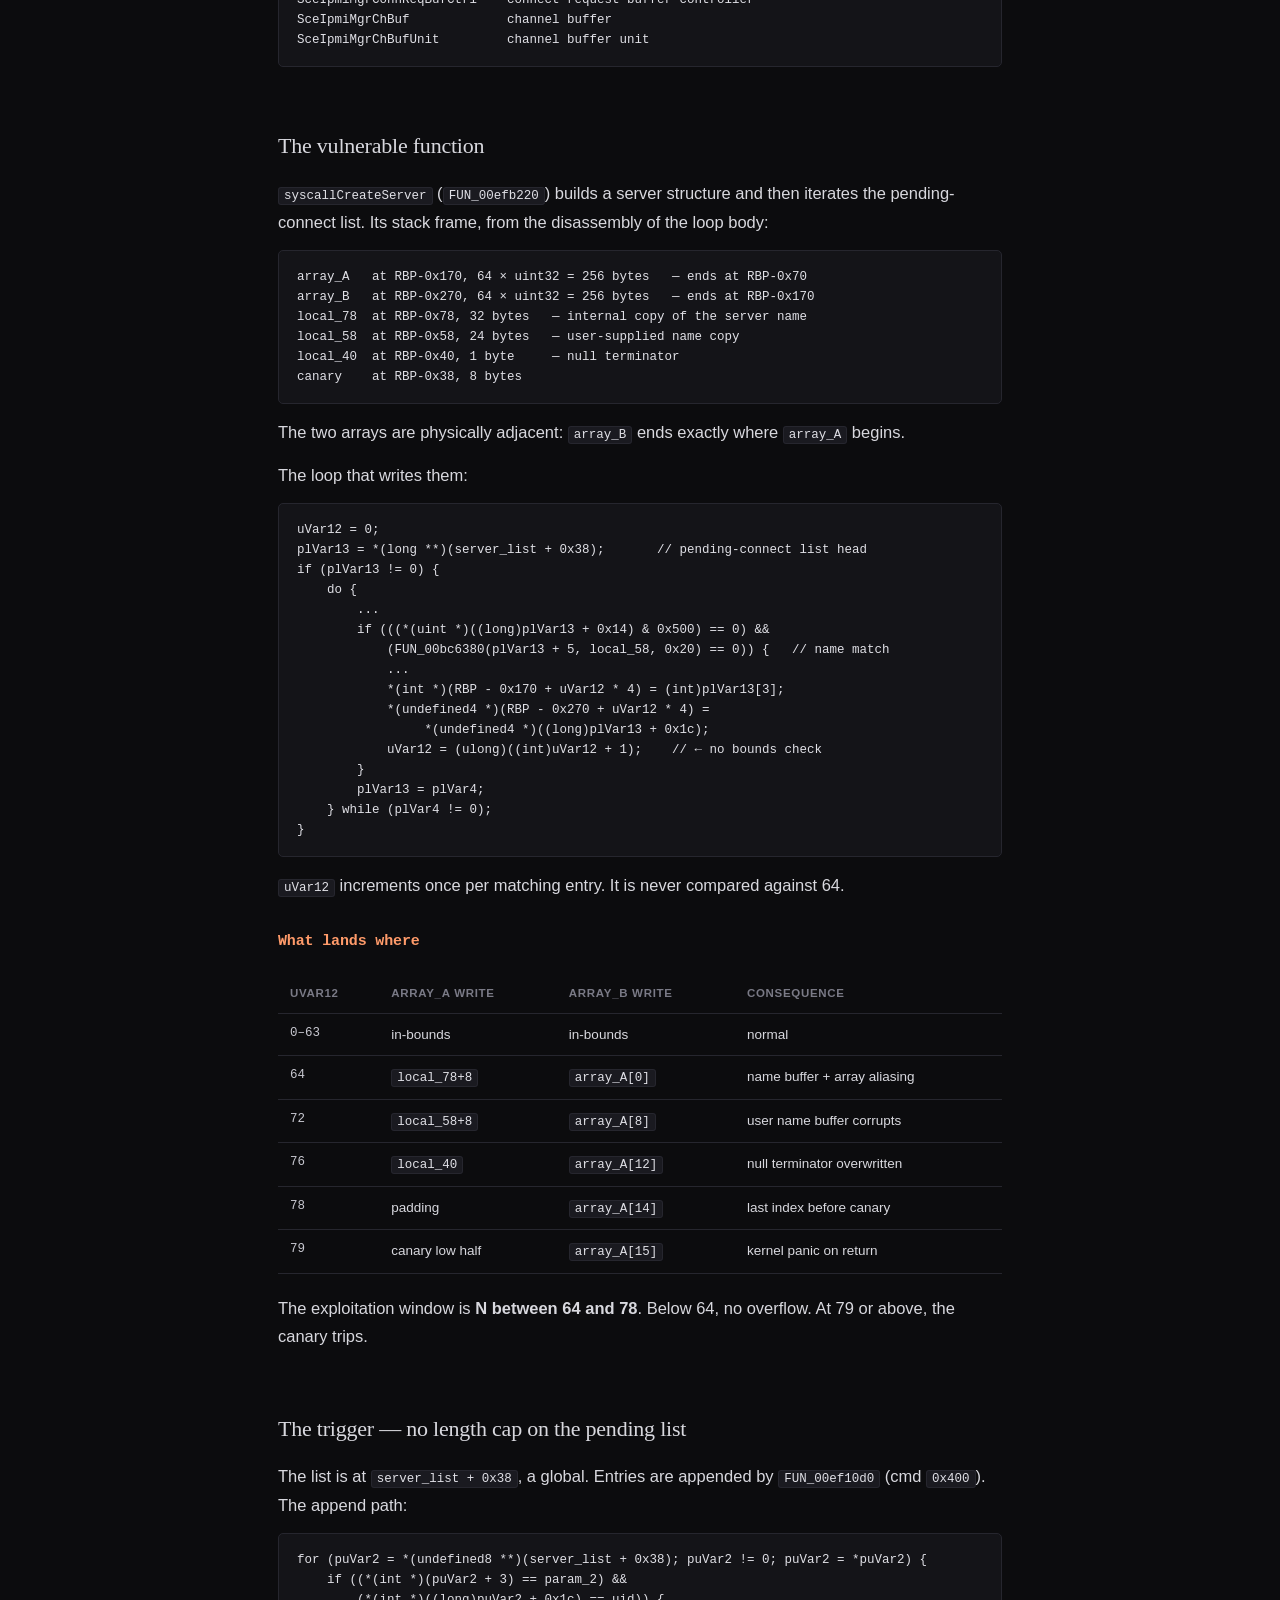
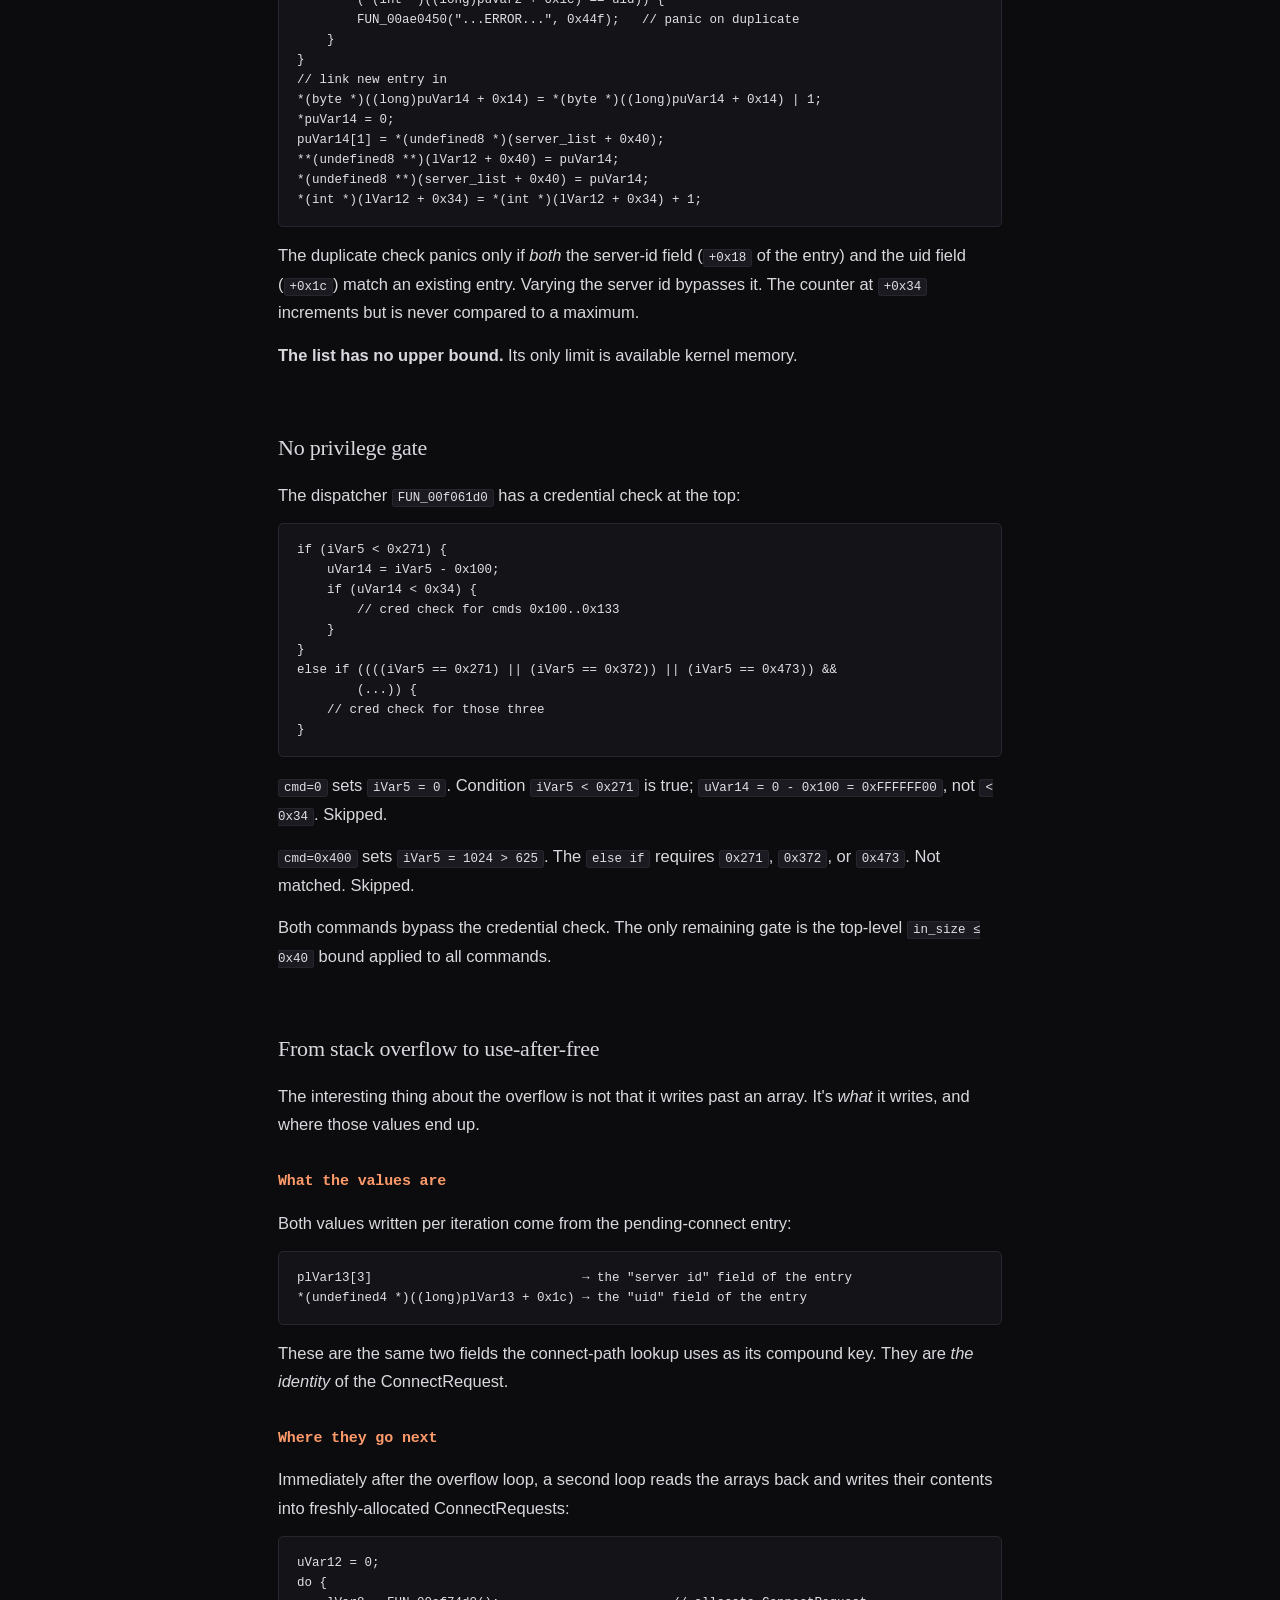
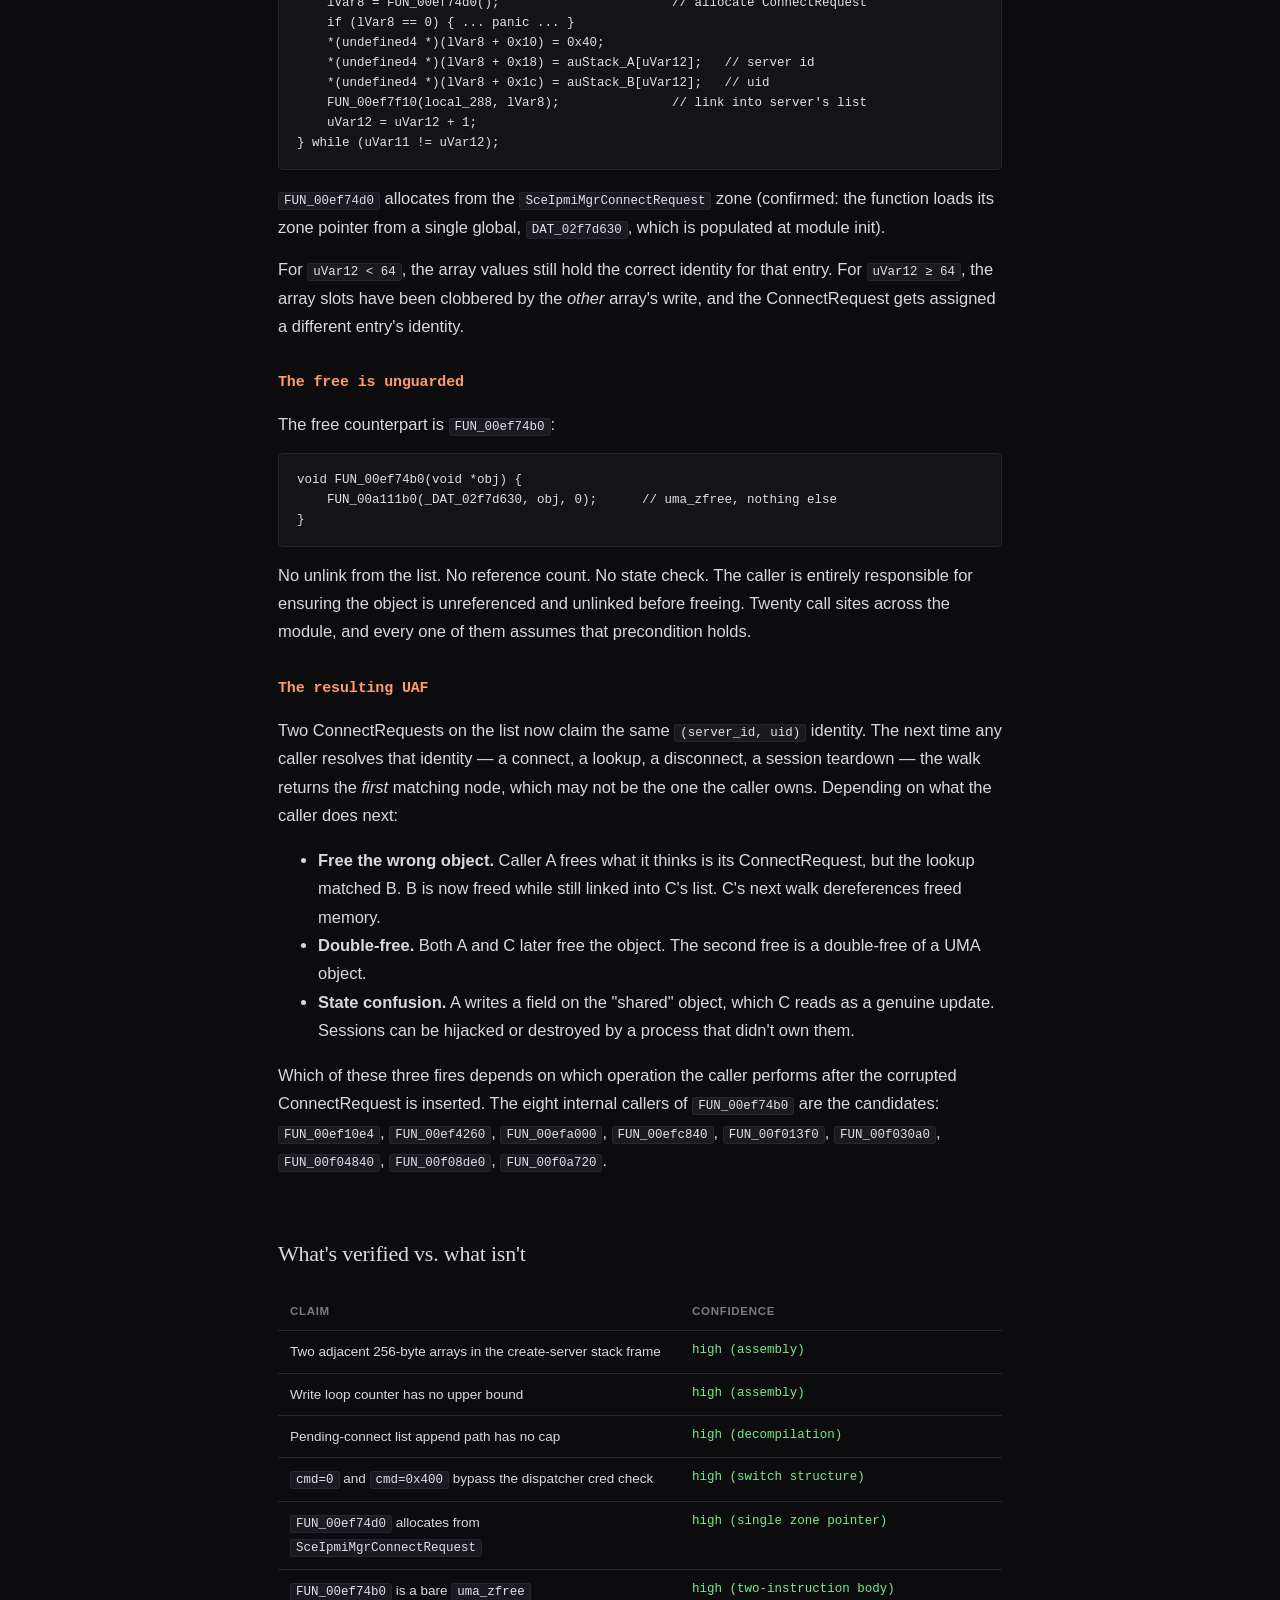
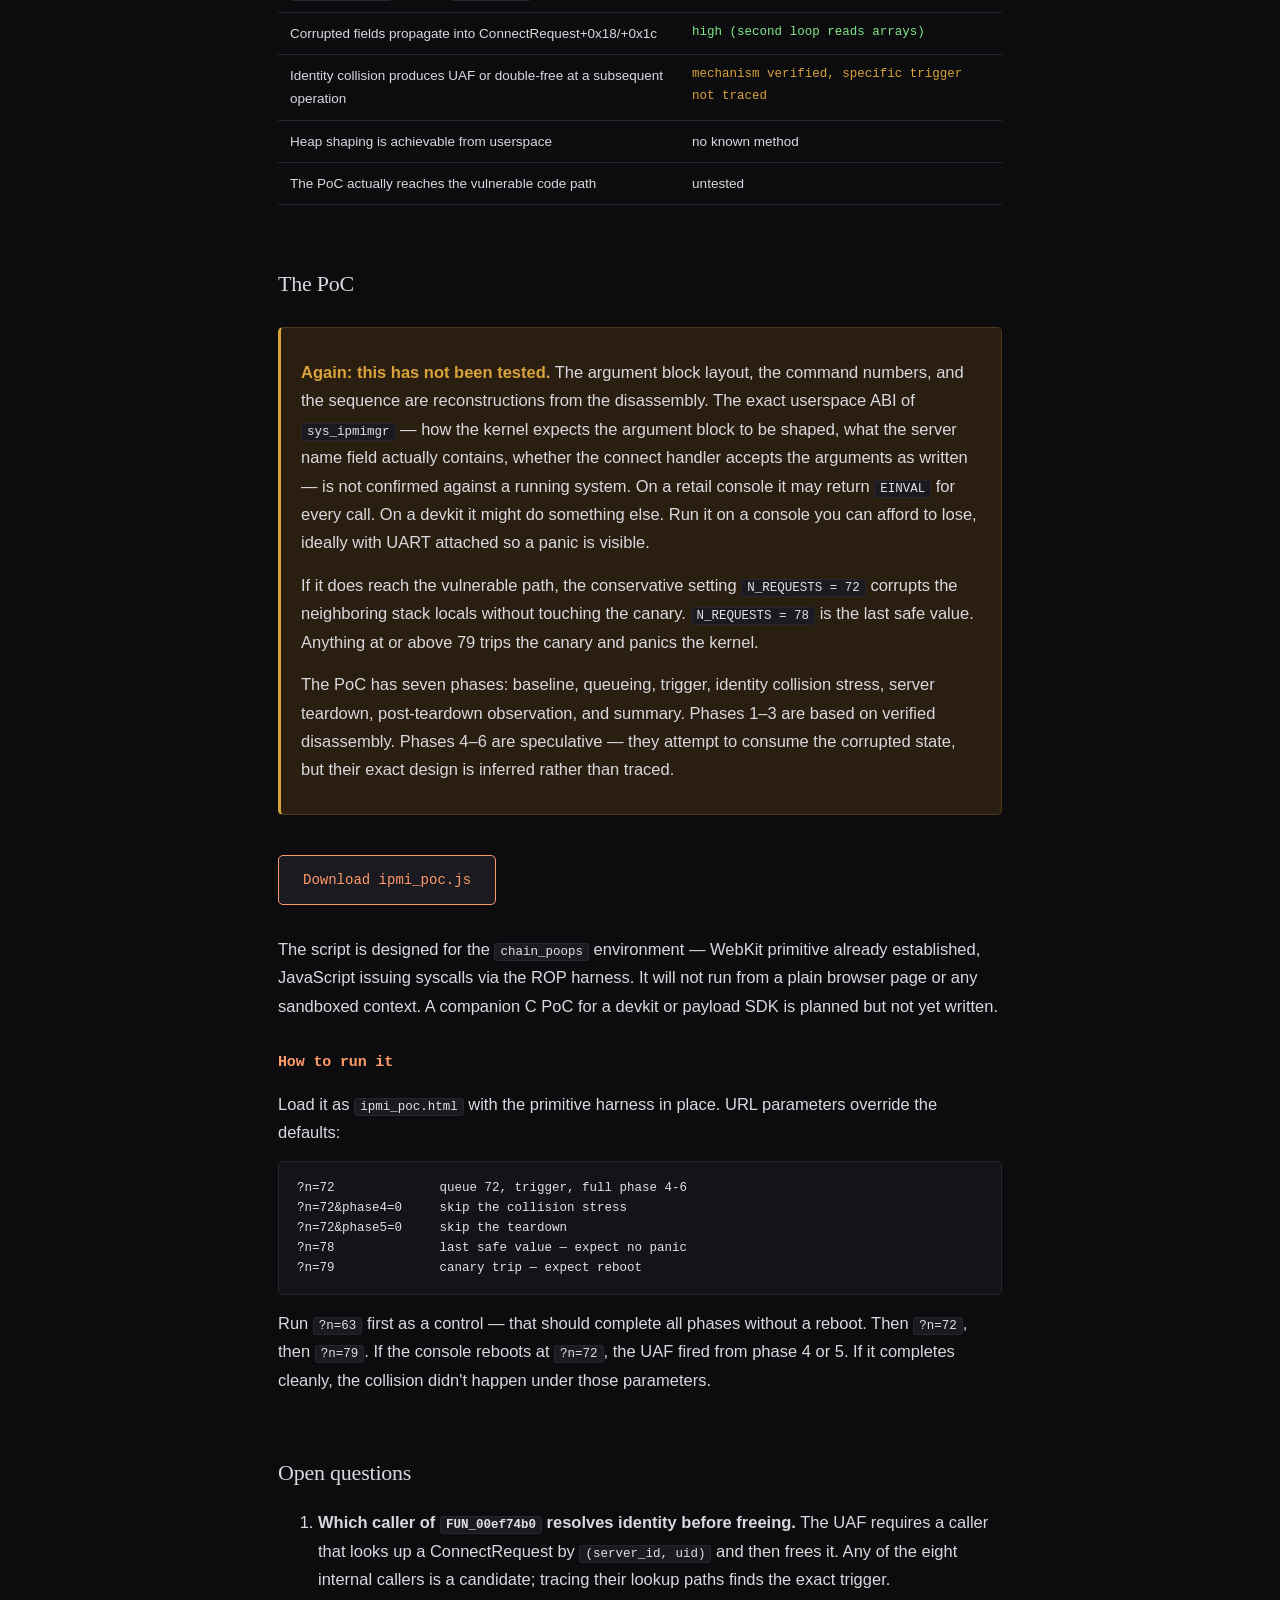
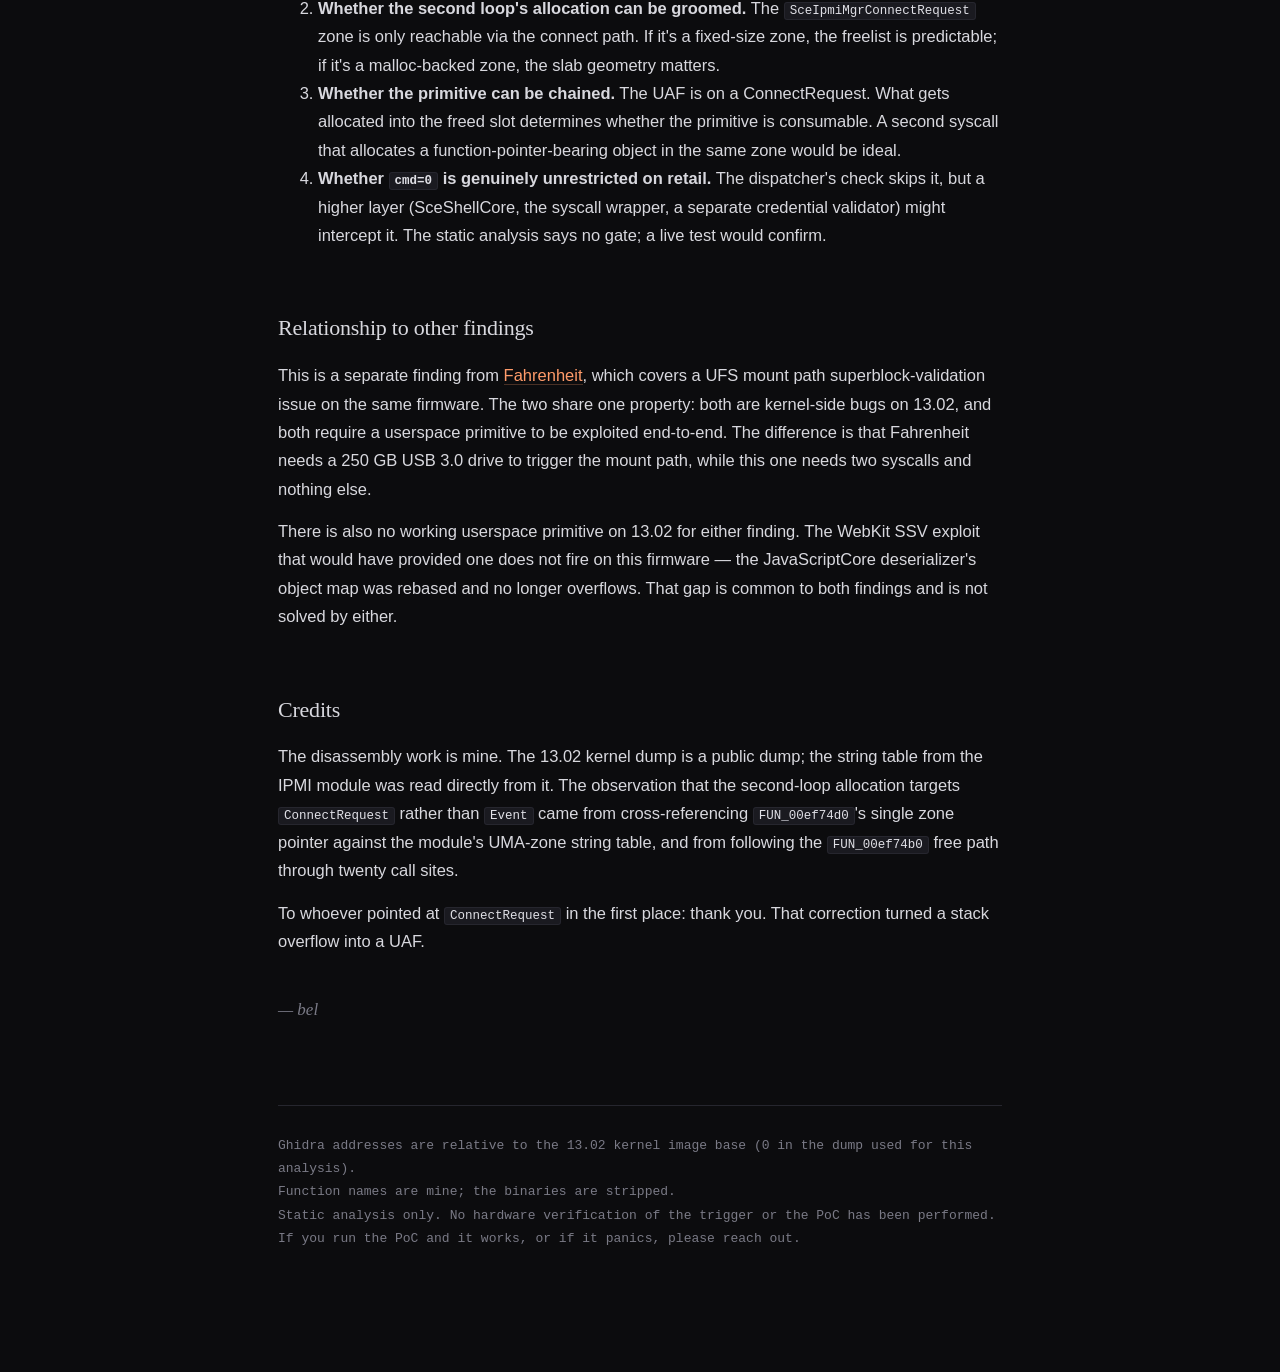
<file: oomfie.html>
<!DOCTYPE html>
<html lang="en">
<head>
<meta charset="utf-8">
<meta name="viewport" content="width=device-width, initial-scale=1">
<title>oomfie — an unbounded stack write in sys_ipmimgr</title>
<style>
  :root {
    --bg: #0c0c0e;
    --panel: #141418;
    --panel-2: #1a1a20;
    --border: #26262e;
    --fg: #d8d8de;
    --muted: #7a7a86;
    --dim: #55555e;
    --accent: #ff9b6a;
    --accent-dim: rgba(255,155,106,0.25);
    --bad: #ff7b72;
    --ok: #7ee787;
    --warn: #d9a23a;
    --mono: ui-monospace, SFMono-Regular, "SF Mono", Menlo, Consolas, monospace;
    --serif: "Iowan Old Style", "Palatino Linotype", Palatino, "Book Antiqua", Georgia, serif;
  }
  * { box-sizing: border-box; }
  html, body {
    margin: 0; padding: 0;
    background: var(--bg); color: var(--fg);
    font: 16.5px/1.72 -apple-system, BlinkMacSystemFont, "Segoe UI", Roboto, sans-serif;
    -webkit-font-smoothing: antialiased;
    text-rendering: optimizeLegibility;
  }
  main { max-width: 780px; margin: 0 auto; padding: 72px 28px 140px; }
  .site-nav {
    display: flex; gap: 22px;
    margin: 0 0 56px;
    font-family: var(--mono); font-size: 13px;
  }
  .site-nav a {
    color: var(--muted); text-decoration: none;
    border-bottom: none;
    transition: color 0.15s;
  }
  .site-nav a:hover { color: var(--fg); }
  .site-nav a.active { color: var(--accent); }
  .kicker { font-family: var(--mono); font-size: 12px; letter-spacing: 0.14em;
            text-transform: uppercase; color: var(--dim); margin-bottom: 20px; }
  h1 { font-family: var(--serif); font-size: 32px; line-height: 1.22;
       margin: 0 0 12px; letter-spacing: -0.015em; font-weight: 400; }
  h1 em { color: var(--muted); font-style: italic; }
  h1 code { font-size: 28px; background: none; border: none; padding: 0;
            color: var(--accent); font-family: var(--mono); font-weight: 500; }
  .byline { color: var(--muted); font-size: 14px; margin: 0 0 48px;
            font-family: var(--mono); }
  h2 { font-family: var(--serif); font-size: 22px; font-weight: 400;
       margin: 60px 0 14px; letter-spacing: -0.01em; }
  h3 { font-size: 15px; margin: 30px 0 10px; color: var(--accent);
       font-family: var(--mono); letter-spacing: -0.01em; font-weight: 600; }
  p { margin: 14px 0; }
  p.lead { font-size: 18px; line-height: 1.6; color: #e8e8ec; }
  code, pre { font-family: var(--mono); font-size: 13px; }
  code { background: var(--panel-2); border: 1px solid var(--border);
         padding: 1px 5px; border-radius: 3px; color: #e0e0e6;
         font-size: 12.5px; }
  pre { background: var(--panel); border: 1px solid var(--border);
        padding: 16px 18px; border-radius: 5px; overflow-x: auto;
        color: var(--fg); line-height: 1.6; font-size: 12.5px; }
  pre code { background: none; border: none; padding: 0; font-size: inherit; }
  table { width: 100%; border-collapse: collapse; margin: 20px 0;
          font-size: 13.5px; }
  th, td { text-align: left; padding: 9px 12px;
           border-bottom: 1px solid var(--border); vertical-align: top; }
  th { color: var(--muted); font-weight: 600; font-size: 11.5px;
       text-transform: uppercase; letter-spacing: 0.06em; }
  td.mono { font-family: var(--mono); font-size: 12.5px; color: #c8c8d0; }
  .dead { color: var(--bad); font-family: var(--mono); font-size: 12.5px; }
  .live { color: var(--ok); font-family: var(--mono); font-size: 12.5px; }
  .warn { color: var(--warn); font-family: var(--mono); font-size: 12.5px; }
  blockquote { margin: 20px 0; padding: 4px 20px; border-left: 2px solid var(--border);
               color: var(--muted); font-style: italic; font-family: var(--serif);
               font-size: 17px; }
  hr { border: none; border-top: 1px solid var(--border); margin: 60px 0 40px; }
  a { color: var(--accent); text-decoration: none;
      border-bottom: 1px solid var(--accent-dim); }
  a:hover { border-bottom-color: var(--accent); }
  .foot { margin-top: 80px; color: var(--muted); font-size: 13px;
          border-top: 1px solid var(--border); padding-top: 28px;
          font-family: var(--mono); line-height: 1.8; }
  .sig { margin-top: 40px; font-family: var(--serif); font-size: 17px;
         color: var(--muted); font-style: italic; }
  .tag { display: inline-block; font-family: var(--mono); font-size: 10.5px;
         padding: 2px 7px; border-radius: 3px; border: 1px solid var(--border);
         background: var(--panel-2); color: var(--muted); vertical-align: middle;
         margin-left: 8px; letter-spacing: 0.04em; text-transform: uppercase; }
  .tag.bad { color: var(--bad); border-color: #3a1f22; }
  .tag.ok { color: var(--ok); border-color: #1e3a28; }
  .tag.warn { color: var(--warn); border-color: #3a2e1a; }
  .disclaimer { background: #2a1e10; border: 1px solid #4a3a1a;
                border-left: 3px solid var(--warn); border-radius: 5px;
                padding: 16px 20px; margin: 24px 0; }
  .disclaimer strong { color: var(--warn); }
  .download { display: inline-block; background: var(--panel-2);
              border: 1px solid var(--accent); color: var(--accent);
              padding: 12px 24px; border-radius: 5px; font-family: var(--mono);
              font-size: 14px; margin: 16px 0; text-decoration: none;
              border-bottom: 1px solid var(--accent); }
  .download:hover { background: #2a1e15; }
</style>
</head>
<body>
<main>

<nav class="site-nav">
  <a href="./">home</a>
  <a href="./fahrenheit.html">fahrenheit</a>
  <a href="./oomfie.html" class="active">oomfie</a>
</nav>

<div class="kicker">Kernel · PS4 13.02 · IPMI</div>
<h1><code>oomfie</code> — <em>an unbounded stack write in <code>sys_ipmimgr</code></em></h1>
<p class="byline">bel · <a href="https://jb.0d01.wtf">jb.0d01.wtf</a></p>

<p class="lead">
  PS4 13.02's IPMI manager — <code>sys_ipmimgr</code>, syscall 622 — has
  a stack buffer overflow in the create-server handler. The function walks
  the pending-connect list and writes two <code>uint32</code> values per
  matching entry into two adjacent 256-byte stack arrays, with no bounds
  check on the write index. The list has no length cap. With 64 or more
  queued connect requests, the writes overflow; with 79 or more, the stack
  canary trips.
</p>

<p>
  The overflow is only the surface. The values written come from the
  pending-connect entries themselves — the <code>(server_id, uid)</code>
  pair that serves as the identity key for <code>ConnectRequest</code>
  objects. That pair is propagated by the same function into freshly-
  allocated <code>ConnectRequest</code> structures. Two objects can end up
  claiming the same identity, and the free path for
  <code>ConnectRequest</code> is unguarded. That's where the exploit
  lives: an identity collision that leads to a use-after-free.
</p>

<div class="disclaimer">
  <p>
    <strong>Before you run the PoC.</strong> The static analysis below is
    verified against the 13.02 kernel dump. The trigger sequence has
    <em>not</em> been executed on hardware. The PoC's argument block
    layout, its command numbers, and its return-value handling are
    reconstructions from the disassembly — they may not match the actual
    userspace ABI. On a real console it may fail at the first call, return
    <code>EINVAL</code> for every command, or panic the kernel. Run it on
    a console you are prepared to lose.
  </p>
  <p>
    The finding does not depend on the PoC working. The disassembly is the
    evidence.
  </p>
</div>

<h2>The module</h2>

<p>
  <code>sys_ipmimgr</code> is syscall 622. It dispatches through a large
  switch in <code>FUN_00f061d0</code>. The switch covers roughly 300
  commands across the ranges <code>0x000–0x271</code>,
  <code>0x302–0x372</code>, and <code>0x400–0x520</code>. Two of them
  matter here:
</p>

<table>
  <thead>
    <tr><th>cmd</th><th>handler</th><th>purpose</th></tr>
  </thead>
  <tbody>
    <tr>
      <td class="mono">0</td>
      <td class="mono">FUN_00efb220</td>
      <td>syscallCreateServer — allocates a server, walks the pending list</td>
    </tr>
    <tr>
      <td class="mono">0x400</td>
      <td class="mono">FUN_00ef10d0</td>
      <td>syscallConnectWithWaitServer — appends to the pending list</td>
    </tr>
  </tbody>
</table>

<p>
  The module's source tree, visible in the log strings, names the files:
  <code>ipmimgr.c</code>, <code>ipmimgr_create.c</code>,
  <code>ipmimgr_connect.c</code>, <code>ipmimgr_disconnect.c</code>,
  <code>ipmimgr_destroy.c</code>, <code>ipmimgr_sync.c</code>,
  <code>ipmimgr_async.c</code>, <code>ipmimgr_channel.c</code>,
  <code>ipmimgr_msg_queue.c</code>, <code>ipmimgr_event_queue.c</code>,
  <code>ipmimgr_eventflag.c</code>, <code>ipmimgr_kid.c</code>,
  <code>ipmimgr_coredump.c</code>, <code>ipmimgr_debugger.c</code>.
</p>

<p>The UMA zones it registers — visible as string constants — are:</p>

<pre><code>SceIpmiMgrKidObj            client identifier
SceIpmiMgrKidName           client identifier name
SceIpmiMgrEvent             event
SceIpmiMgrConnectionCB      connection control block
SceIpmiMgrConnectRequest    pending connect request   ← the object that matters
SceIpmiMgrConnReqBufCtrl    connect request buffer controller
SceIpmiMgrChBuf             channel buffer
SceIpmiMgrChBufUnit         channel buffer unit</code></pre>

<h2>The vulnerable function</h2>

<p>
  <code>syscallCreateServer</code> (<code>FUN_00efb220</code>) builds a
  server structure and then iterates the pending-connect list. Its stack
  frame, from the disassembly of the loop body:
</p>

<pre><code>array_A   at RBP-0x170, 64 × uint32 = 256 bytes   — ends at RBP-0x70
array_B   at RBP-0x270, 64 × uint32 = 256 bytes   — ends at RBP-0x170
local_78  at RBP-0x78, 32 bytes   — internal copy of the server name
local_58  at RBP-0x58, 24 bytes   — user-supplied name copy
local_40  at RBP-0x40, 1 byte     — null terminator
canary    at RBP-0x38, 8 bytes</code></pre>

<p>
  The two arrays are physically adjacent: <code>array_B</code> ends exactly
  where <code>array_A</code> begins.
</p>

<p>The loop that writes them:</p>

<pre><code>uVar12 = 0;
plVar13 = *(long **)(server_list + 0x38);       // pending-connect list head
if (plVar13 != 0) {
    do {
        ...
        if (((*(uint *)((long)plVar13 + 0x14) & 0x500) == 0) &&
            (FUN_00bc6380(plVar13 + 5, local_58, 0x20) == 0)) {   // name match
            ...
            *(int *)(RBP - 0x170 + uVar12 * 4) = (int)plVar13[3];
            *(undefined4 *)(RBP - 0x270 + uVar12 * 4) =
                 *(undefined4 *)((long)plVar13 + 0x1c);
            uVar12 = (ulong)((int)uVar12 + 1);    // ← no bounds check
        }
        plVar13 = plVar4;
    } while (plVar4 != 0);
}</code></pre>

<p>
  <code>uVar12</code> increments once per matching entry. It is never
  compared against 64.
</p>

<h3>What lands where</h3>

<table>
  <thead>
    <tr><th>uVar12</th><th>array_A write</th><th>array_B write</th><th>consequence</th></tr>
  </thead>
  <tbody>
    <tr><td class="mono">0–63</td><td>in-bounds</td><td>in-bounds</td><td>normal</td></tr>
    <tr><td class="mono">64</td><td><code>local_78+8</code></td><td><code>array_A[0]</code></td><td>name buffer + array aliasing</td></tr>
    <tr><td class="mono">72</td><td><code>local_58+8</code></td><td><code>array_A[8]</code></td><td>user name buffer corrupts</td></tr>
    <tr><td class="mono">76</td><td><code>local_40</code></td><td><code>array_A[12]</code></td><td>null terminator overwritten</td></tr>
    <tr><td class="mono">78</td><td>padding</td><td><code>array_A[14]</code></td><td>last index before canary</td></tr>
    <tr><td class="mono">79</td><td>canary low half</td><td><code>array_A[15]</code></td><td>kernel panic on return</td></tr>
  </tbody>
</table>

<p>
  The exploitation window is <strong>N between 64 and 78</strong>. Below 64,
  no overflow. At 79 or above, the canary trips.
</p>

<h2>The trigger — no length cap on the pending list</h2>

<p>
  The list is at <code>server_list + 0x38</code>, a global. Entries are
  appended by <code>FUN_00ef10d0</code> (cmd <code>0x400</code>). The
  append path:
</p>

<pre><code>for (puVar2 = *(undefined8 **)(server_list + 0x38); puVar2 != 0; puVar2 = *puVar2) {
    if ((*(int *)(puVar2 + 3) == param_2) &&
        (*(int *)((long)puVar2 + 0x1c) == uid)) {
        FUN_00ae0450("...ERROR...", 0x44f);   // panic on duplicate
    }
}
// link new entry in
*(byte *)((long)puVar14 + 0x14) = *(byte *)((long)puVar14 + 0x14) | 1;
*puVar14 = 0;
puVar14[1] = *(undefined8 *)(server_list + 0x40);
**(undefined8 **)(lVar12 + 0x40) = puVar14;
*(undefined8 **)(server_list + 0x40) = puVar14;
*(int *)(lVar12 + 0x34) = *(int *)(lVar12 + 0x34) + 1;</code></pre>

<p>
  The duplicate check panics only if <em>both</em> the server-id field
  (<code>+0x18</code> of the entry) and the uid field (<code>+0x1c</code>)
  match an existing entry. Varying the server id bypasses it. The counter
  at <code>+0x34</code> increments but is never compared to a maximum.
</p>

<p>
  <strong>The list has no upper bound.</strong> Its only limit is available
  kernel memory.
</p>

<h2>No privilege gate</h2>

<p>
  The dispatcher <code>FUN_00f061d0</code> has a credential check at the
  top:
</p>

<pre><code>if (iVar5 &lt; 0x271) {
    uVar14 = iVar5 - 0x100;
    if (uVar14 &lt; 0x34) {
        // cred check for cmds 0x100..0x133
    }
}
else if ((((iVar5 == 0x271) || (iVar5 == 0x372)) || (iVar5 == 0x473)) &&
        (...)) {
    // cred check for those three
}</code></pre>

<p>
  <code>cmd=0</code> sets <code>iVar5 = 0</code>. Condition
  <code>iVar5 &lt; 0x271</code> is true; <code>uVar14 = 0 - 0x100 = 0xFFFFFF00</code>,
  not <code>&lt; 0x34</code>. Skipped.
</p>

<p>
  <code>cmd=0x400</code> sets <code>iVar5 = 1024 &gt; 625</code>. The
  <code>else if</code> requires <code>0x271</code>, <code>0x372</code>, or
  <code>0x473</code>. Not matched. Skipped.
</p>

<p>
  Both commands bypass the credential check. The only remaining gate is the
  top-level <code>in_size ≤ 0x40</code> bound applied to all commands.
</p>

<h2>From stack overflow to use-after-free</h2>

<p>
  The interesting thing about the overflow is not that it writes past an
  array. It's <em>what</em> it writes, and where those values end up.
</p>

<h3>What the values are</h3>

<p>
  Both values written per iteration come from the pending-connect entry:
</p>

<pre><code>plVar13[3]                            → the "server id" field of the entry
*(undefined4 *)((long)plVar13 + 0x1c) → the "uid" field of the entry</code></pre>

<p>
  These are the same two fields the connect-path lookup uses as its
  compound key. They are <em>the identity</em> of the ConnectRequest.
</p>

<h3>Where they go next</h3>

<p>
  Immediately after the overflow loop, a second loop reads the arrays back
  and writes their contents into freshly-allocated ConnectRequests:
</p>

<pre><code>uVar12 = 0;
do {
    lVar8 = FUN_00ef74d0();                       // allocate ConnectRequest
    if (lVar8 == 0) { ... panic ... }
    *(undefined4 *)(lVar8 + 0x10) = 0x40;
    *(undefined4 *)(lVar8 + 0x18) = auStack_A[uVar12];   // server id
    *(undefined4 *)(lVar8 + 0x1c) = auStack_B[uVar12];   // uid
    FUN_00ef7f10(local_288, lVar8);               // link into server's list
    uVar12 = uVar12 + 1;
} while (uVar11 != uVar12);</code></pre>

<p>
  <code>FUN_00ef74d0</code> allocates from the
  <code>SceIpmiMgrConnectRequest</code> zone (confirmed: the function loads
  its zone pointer from a single global, <code>DAT_02f7d630</code>, which is
  populated at module init).
</p>

<p>
  For <code>uVar12 &lt; 64</code>, the array values still hold the correct
  identity for that entry. For <code>uVar12 ≥ 64</code>, the array slots
  have been clobbered by the <em>other</em> array's write, and the
  ConnectRequest gets assigned a different entry's identity.
</p>

<h3>The free is unguarded</h3>

<p>
  The free counterpart is <code>FUN_00ef74b0</code>:
</p>

<pre><code>void FUN_00ef74b0(void *obj) {
    FUN_00a111b0(_DAT_02f7d630, obj, 0);      // uma_zfree, nothing else
}</code></pre>

<p>
  No unlink from the list. No reference count. No state check. The caller
  is entirely responsible for ensuring the object is unreferenced and
  unlinked before freeing. Twenty call sites across the module, and every
  one of them assumes that precondition holds.
</p>

<h3>The resulting UAF</h3>

<p>
  Two ConnectRequests on the list now claim the same
  <code>(server_id, uid)</code> identity. The next time any caller resolves
  that identity — a connect, a lookup, a disconnect, a session teardown —
  the walk returns the <em>first</em> matching node, which may not be the
  one the caller owns. Depending on what the caller does next:
</p>

<ul>
  <li>
    <strong>Free the wrong object.</strong> Caller A frees what it thinks
    is its ConnectRequest, but the lookup matched B. B is now freed while
    still linked into C's list. C's next walk dereferences freed memory.
  </li>
  <li>
    <strong>Double-free.</strong> Both A and C later free the object. The
    second free is a double-free of a UMA object.
  </li>
  <li>
    <strong>State confusion.</strong> A writes a field on the "shared"
    object, which C reads as a genuine update. Sessions can be hijacked
    or destroyed by a process that didn't own them.
  </li>
</ul>

<p>
  Which of these three fires depends on which operation the caller
  performs after the corrupted ConnectRequest is inserted. The eight
  internal callers of <code>FUN_00ef74b0</code> are the candidates:
  <code>FUN_00ef10e4</code>, <code>FUN_00ef4260</code>,
  <code>FUN_00efa000</code>, <code>FUN_00efc840</code>,
  <code>FUN_00f013f0</code>, <code>FUN_00f030a0</code>,
  <code>FUN_00f04840</code>, <code>FUN_00f08de0</code>,
  <code>FUN_00f0a720</code>.
</p>

<h2>What's verified vs. what isn't</h2>

<table>
  <thead>
    <tr><th>Claim</th><th>Confidence</th></tr>
  </thead>
  <tbody>
    <tr><td>Two adjacent 256-byte arrays in the create-server stack frame</td><td class="live">high (assembly)</td></tr>
    <tr><td>Write loop counter has no upper bound</td><td class="live">high (assembly)</td></tr>
    <tr><td>Pending-connect list append path has no cap</td><td class="live">high (decompilation)</td></tr>
    <tr><td><code>cmd=0</code> and <code>cmd=0x400</code> bypass the dispatcher cred check</td><td class="live">high (switch structure)</td></tr>
    <tr><td><code>FUN_00ef74d0</code> allocates from <code>SceIpmiMgrConnectRequest</code></td><td class="live">high (single zone pointer)</td></tr>
    <tr><td><code>FUN_00ef74b0</code> is a bare <code>uma_zfree</code></td><td class="live">high (two-instruction body)</td></tr>
    <tr><td>Corrupted fields propagate into ConnectRequest+0x18/+0x1c</td><td class="live">high (second loop reads arrays)</td></tr>
    <tr><td>Identity collision produces UAF or double-free at a subsequent operation</td><td class="warn">mechanism verified, specific trigger not traced</td></tr>
    <tr><td>Heap shaping is achievable from userspace</td><td class="bad">no known method</td></tr>
    <tr><td>The PoC actually reaches the vulnerable code path</td><td class="bad">untested</td></tr>
  </tbody>
</table>

<h2>The PoC</h2>

<div class="disclaimer">
  <p>
    <strong>Again: this has not been tested.</strong> The argument block
    layout, the command numbers, and the sequence are reconstructions from
    the disassembly. The exact userspace ABI of <code>sys_ipmimgr</code> —
    how the kernel expects the argument block to be shaped, what the server
    name field actually contains, whether the connect handler accepts the
    arguments as written — is not confirmed against a running system. On a
    retail console it may return <code>EINVAL</code> for every call. On a
    devkit it might do something else. Run it on a console you can afford
    to lose, ideally with UART attached so a panic is visible.
  </p>
  <p>
    If it does reach the vulnerable path, the conservative setting
    <code>N_REQUESTS = 72</code> corrupts the neighboring stack locals
    without touching the canary. <code>N_REQUESTS = 78</code> is the last
    safe value. Anything at or above 79 trips the canary and panics the
    kernel.
  </p>
  <p>
    The PoC has seven phases: baseline, queueing, trigger, identity
    collision stress, server teardown, post-teardown observation, and
    summary. Phases 1–3 are based on verified disassembly. Phases 4–6
    are speculative — they attempt to consume the corrupted state, but
    their exact design is inferred rather than traced.
  </p>
</div>

<p>
  <a class="download" href="ipmi_poc.js" download>Download ipmi_poc.js</a>
</p>

<p>
  The script is designed for the <code>chain_poops</code> environment —
  WebKit primitive already established, JavaScript issuing syscalls via
  the ROP harness. It will not run from a plain browser page or any
  sandboxed context. A companion C PoC for a devkit or payload SDK is
  planned but not yet written.
</p>

<h3>How to run it</h3>

<p>
  Load it as <code>ipmi_poc.html</code> with the primitive harness in
  place. URL parameters override the defaults:
</p>

<pre><code>?n=72              queue 72, trigger, full phase 4-6
?n=72&amp;phase4=0     skip the collision stress
?n=72&amp;phase5=0     skip the teardown
?n=78              last safe value — expect no panic
?n=79              canary trip — expect reboot</code></pre>

<p>
  Run <code>?n=63</code> first as a control — that should complete all
  phases without a reboot. Then <code>?n=72</code>, then <code>?n=79</code>.
  If the console reboots at <code>?n=72</code>, the UAF fired from phase 4
  or 5. If it completes cleanly, the collision didn't happen under those
  parameters.
</p>

<h2>Open questions</h2>

<ol>
  <li>
    <strong>Which caller of <code>FUN_00ef74b0</code> resolves identity
    before freeing.</strong> The UAF requires a caller that looks up a
    ConnectRequest by <code>(server_id, uid)</code> and then frees it. Any
    of the eight internal callers is a candidate; tracing their lookup
    paths finds the exact trigger.
  </li>
  <li>
    <strong>Whether the second loop's allocation can be groomed.</strong>
    The <code>SceIpmiMgrConnectRequest</code> zone is only reachable via
    the connect path. If it's a fixed-size zone, the freelist is
    predictable; if it's a malloc-backed zone, the slab geometry matters.
  </li>
  <li>
    <strong>Whether the primitive can be chained.</strong> The UAF is on a
    ConnectRequest. What gets allocated into the freed slot determines
    whether the primitive is consumable. A second syscall that allocates a
    function-pointer-bearing object in the same zone would be ideal.
  </li>
  <li>
    <strong>Whether <code>cmd=0</code> is genuinely unrestricted on
    retail.</strong> The dispatcher's check skips it, but a higher layer
    (SceShellCore, the syscall wrapper, a separate credential validator)
    might intercept it. The static analysis says no gate; a live test would
    confirm.
  </li>
</ol>

<h2>Relationship to other findings</h2>

<p>
  This is a separate finding from
  <a href="./fahrenheit.html">Fahrenheit</a>, which covers a UFS mount
  path superblock-validation issue on the same firmware. The two share one
  property: both are kernel-side bugs on 13.02, and both require a
  userspace primitive to be exploited end-to-end. The difference is that
  Fahrenheit needs a 250 GB USB 3.0 drive to trigger the mount path, while
  this one needs two syscalls and nothing else.
</p>

<p>
  There is also no working userspace primitive on 13.02 for either finding.
  The WebKit SSV exploit that would have provided one does not fire on this
  firmware — the JavaScriptCore deserializer's object map was rebased and
  no longer overflows. That gap is common to both findings and is not
  solved by either.
</p>

<h2>Credits</h2>

<p>
  The disassembly work is mine. The 13.02 kernel dump is a public dump; the
  string table from the IPMI module was read directly from it. The
  observation that the second-loop allocation targets
  <code>ConnectRequest</code> rather than <code>Event</code> came from
  cross-referencing <code>FUN_00ef74d0</code>'s single zone pointer against
  the module's UMA-zone string table, and from following the
  <code>FUN_00ef74b0</code> free path through twenty call sites.
</p>

<p>
  To whoever pointed at <code>ConnectRequest</code> in the first place:
  thank you. That correction turned a stack overflow into a UAF.
</p>

<div class="sig">— bel</div>

<div class="foot">
  Ghidra addresses are relative to the 13.02 kernel image base (0 in the
  dump used for this analysis).<br>
  Function names are mine; the binaries are stripped.<br>
  Static analysis only. No hardware verification of the trigger or the
  PoC has been performed.<br>
  If you run the PoC and it works, or if it panics, please reach out.
</div>

</main>
</body>
</html>
</file>
<file: assets/style.css>
:root {
  --bg: #0c0c0e;
  --panel: #141418;
  --panel-2: #1a1a20;
  --border: #26262e;
  --fg: #d8d8de;
  --muted: #7a7a86;
  --dim: #55555e;
  --accent: #7cb7ff;
  --accent-dim: rgba(124,183,255,0.25);
  --bad: #ff7b72;
  --ok: #7ee787;
  --warn: #d9a23a;
  --mono: ui-monospace, SFMono-Regular, "SF Mono", Menlo, Consolas, monospace;
  --serif: "Iowan Old Style", "Palatino Linotype", Palatino, "Book Antiqua", Georgia, serif;
}

* { box-sizing: border-box; }

html, body {
  margin: 0; padding: 0;
  background: var(--bg); color: var(--fg);
  font: 16.5px/1.72 -apple-system, BlinkMacSystemFont, "Segoe UI", Roboto, sans-serif;
  -webkit-font-smoothing: antialiased;
  text-rendering: optimizeLegibility;
}

main { max-width: 780px; margin: 0 auto; padding: 72px 28px 140px; }

/* Nav */
.site-nav {
  display: flex; gap: 22px;
  margin: 0 0 56px;
  font-family: var(--mono); font-size: 13px;
}
.site-nav a {
  color: var(--muted); text-decoration: none;
  border-bottom: none;
  transition: color 0.15s;
}
.site-nav a:hover { color: var(--fg); }
.site-nav a.active { color: var(--accent); }

/* Headings */
.kicker {
  font-family: var(--mono); font-size: 12px; letter-spacing: 0.14em;
  text-transform: uppercase; color: var(--dim); margin-bottom: 20px;
}
h1 {
  font-family: var(--serif); font-size: 32px; line-height: 1.22;
  margin: 0 0 12px; letter-spacing: -0.015em; font-weight: 400;
}
h1 em { color: var(--muted); font-style: italic; }
h1 code {
  font-size: 28px; background: none; border: none; padding: 0;
  color: var(--accent); font-family: var(--mono); font-weight: 500;
}
h2 {
  font-family: var(--serif); font-size: 22px; font-weight: 400;
  margin: 60px 0 14px; letter-spacing: -0.01em;
}
h3 {
  font-size: 15px; margin: 30px 0 10px; color: var(--accent);
  font-family: var(--mono); letter-spacing: -0.01em; font-weight: 600;
}

/* Body */
.byline {
  color: var(--muted); font-size: 14px; margin: 0 0 48px;
  font-family: var(--mono);
}
p { margin: 14px 0; }
p.lead { font-size: 18px; line-height: 1.6; color: #e8e8ec; }

/* Code */
code, pre { font-family: var(--mono); font-size: 13px; }
code {
  background: var(--panel-2); border: 1px solid var(--border);
  padding: 1px 5px; border-radius: 3px; color: #e0e0e6;
  font-size: 12.5px;
}
pre {
  background: var(--panel); border: 1px solid var(--border);
  padding: 16px 18px; border-radius: 5px; overflow-x: auto;
  color: var(--fg); line-height: 1.6; font-size: 12.5px;
}
pre code { background: none; border: none; padding: 0; font-size: inherit; }

/* Tables */
table {
  width: 100%; border-collapse: collapse; margin: 20px 0;
  font-size: 13.5px;
}
th, td {
  text-align: left; padding: 9px 12px;
  border-bottom: 1px solid var(--border); vertical-align: top;
}
th {
  color: var(--muted); font-weight: 600; font-size: 11.5px;
  text-transform: uppercase; letter-spacing: 0.06em;
}
td.mono { font-family: var(--mono); font-size: 12.5px; color: #c8c8d0; }
.dead { color: var(--bad); font-family: var(--mono); font-size: 12.5px; }
.live { color: var(--ok); font-family: var(--mono); font-size: 12.5px; }
.warn { color: var(--warn); font-family: var(--mono); font-size: 12.5px; }

/* Misc */
blockquote {
  margin: 20px 0; padding: 4px 20px;
  border-left: 2px solid var(--border);
  color: var(--muted); font-style: italic;
  font-family: var(--serif); font-size: 17px;
}
hr { border: none; border-top: 1px solid var(--border); margin: 60px 0 40px; }
a {
  color: var(--accent); text-decoration: none;
  border-bottom: 1px solid var(--accent-dim);
}
a:hover { border-bottom-color: var(--accent); }

/* Footer */
.foot {
  margin-top: 80px; color: var(--muted); font-size: 13px;
  border-top: 1px solid var(--border); padding-top: 28px;
  font-family: var(--mono); line-height: 1.8;
}
.sig {
  margin-top: 40px; font-family: var(--serif); font-size: 17px;
  color: var(--muted); font-style: italic;
}

/* Tags */
.tag {
  display: inline-block; font-family: var(--mono); font-size: 10.5px;
  padding: 2px 7px; border-radius: 3px; border: 1px solid var(--border);
  background: var(--panel-2); color: var(--muted); vertical-align: middle;
  margin-left: 8px; letter-spacing: 0.04em; text-transform: uppercase;
}
.tag.bad  { color: var(--bad);  border-color: #3a1f22; }
.tag.ok   { color: var(--ok);   border-color: #1e3a28; }
.tag.warn { color: var(--warn); border-color: #3a2e1a; }

/* Disclaimer box */
.disclaimer {
  background: #2a1e10; border: 1px solid #4a3a1a;
  border-left: 3px solid var(--warn); border-radius: 5px;
  padding: 16px 20px; margin: 24px 0;
}
.disclaimer strong { color: var(--warn); }

/* Download button */
.download {
  display: inline-block; background: var(--panel-2);
  border: 1px solid var(--accent); color: var(--accent);
  padding: 12px 24px; border-radius: 5px; font-family: var(--mono);
  font-size: 14px; margin: 16px 0; text-decoration: none;
  border-bottom: 1px solid var(--accent);
}
.download:hover { background: #1a2233; }

/* Finding cards (index page) */
.finding-grid {
  display: grid;
  grid-template-columns: 1fr 1fr;
  gap: 20px;
  margin: 40px 0;
}
@media (max-width: 700px) {
  .finding-grid { grid-template-columns: 1fr; }
}
.finding-card {
  display: block;
  background: var(--panel);
  border: 1px solid var(--border);
  border-radius: 6px;
  padding: 22px 24px;
  text-decoration: none;
  border-bottom: 1px solid var(--border);
  transition: border-color 0.15s;
}
.finding-card:hover {
  border-color: var(--accent);
  border-bottom-color: var(--accent);
}
.finding-head {
  display: flex;
  justify-content: space-between;
  align-items: center;
  margin-bottom: 12px;
}
.finding-name {
  font-family: var(--serif);
  font-size: 20px;
  color: var(--fg);
}
.finding-sum {
  font-size: 14.5px;
  color: var(--muted);
  line-height: 1.6;
  margin: 0 0 16px;
}
.finding-foot {
  font-family: var(--mono);
  font-size: 11.5px;
  color: var(--dim);
}
</file>
